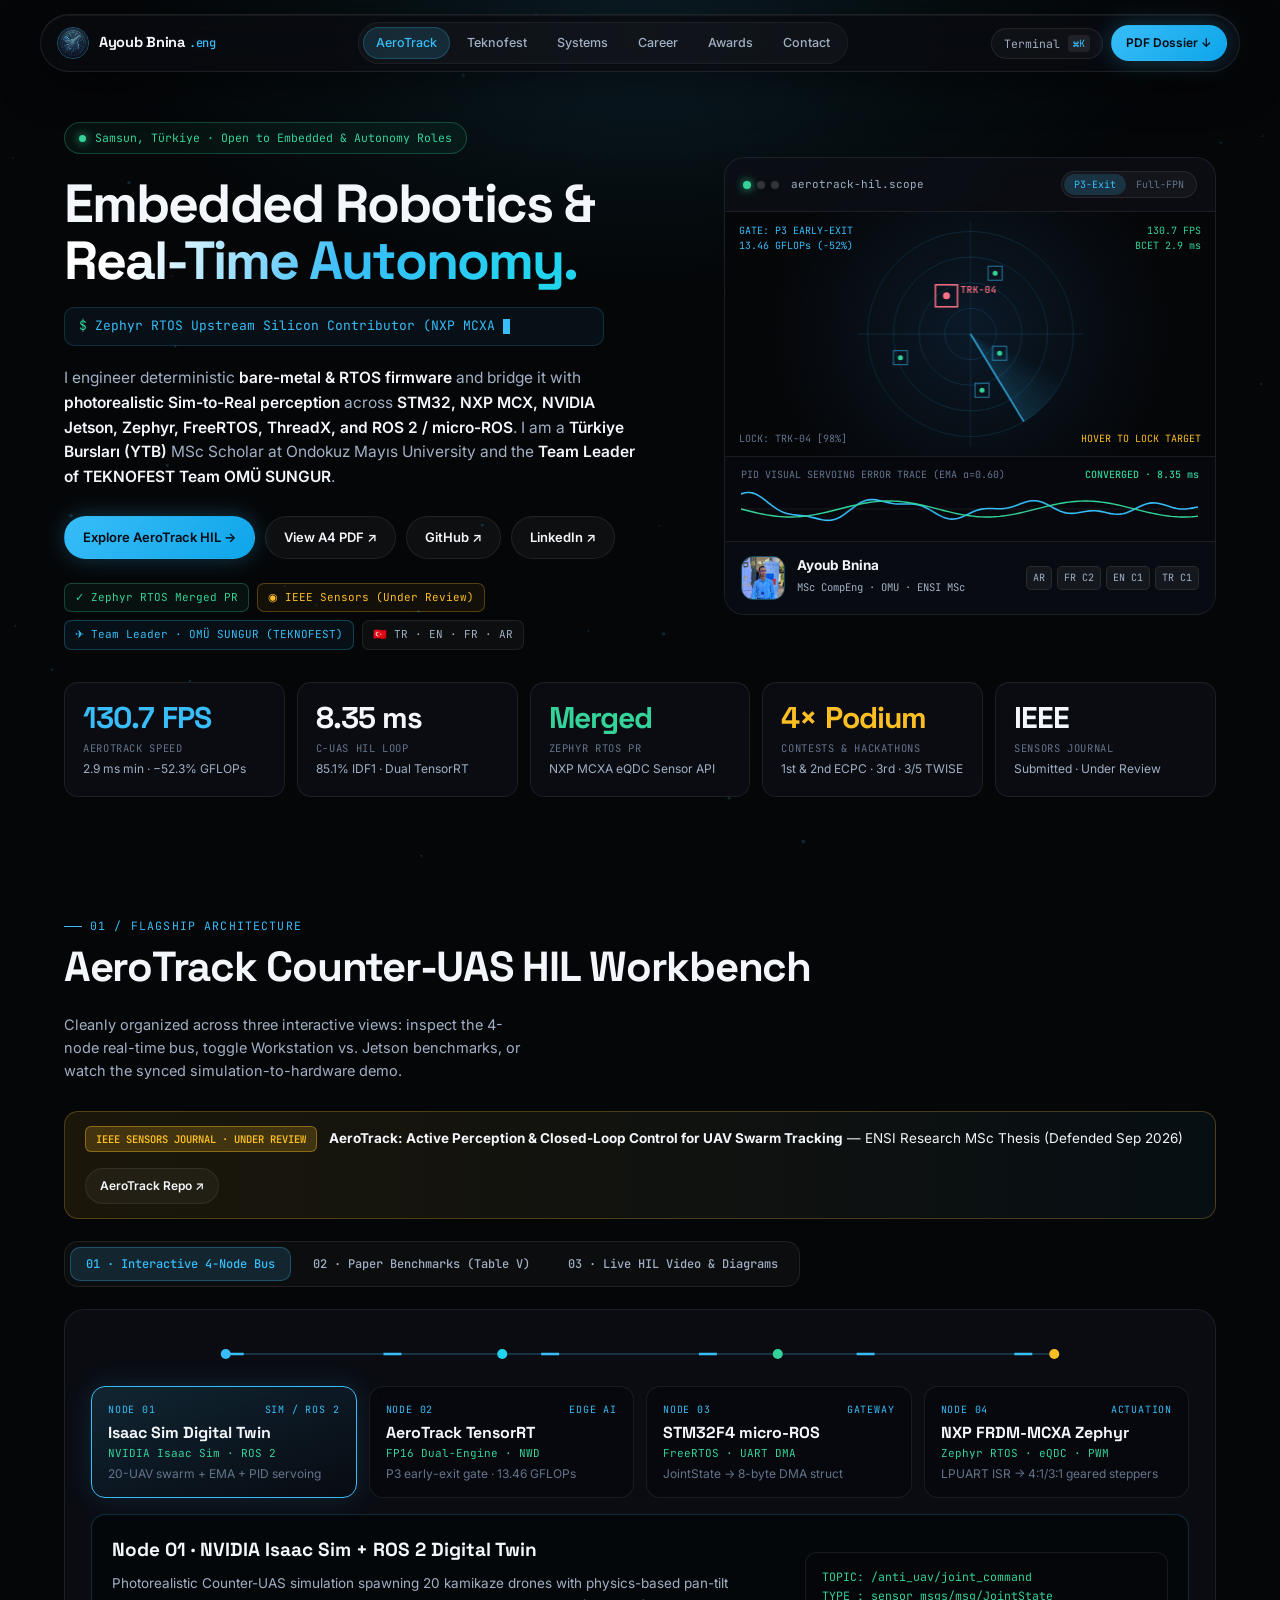
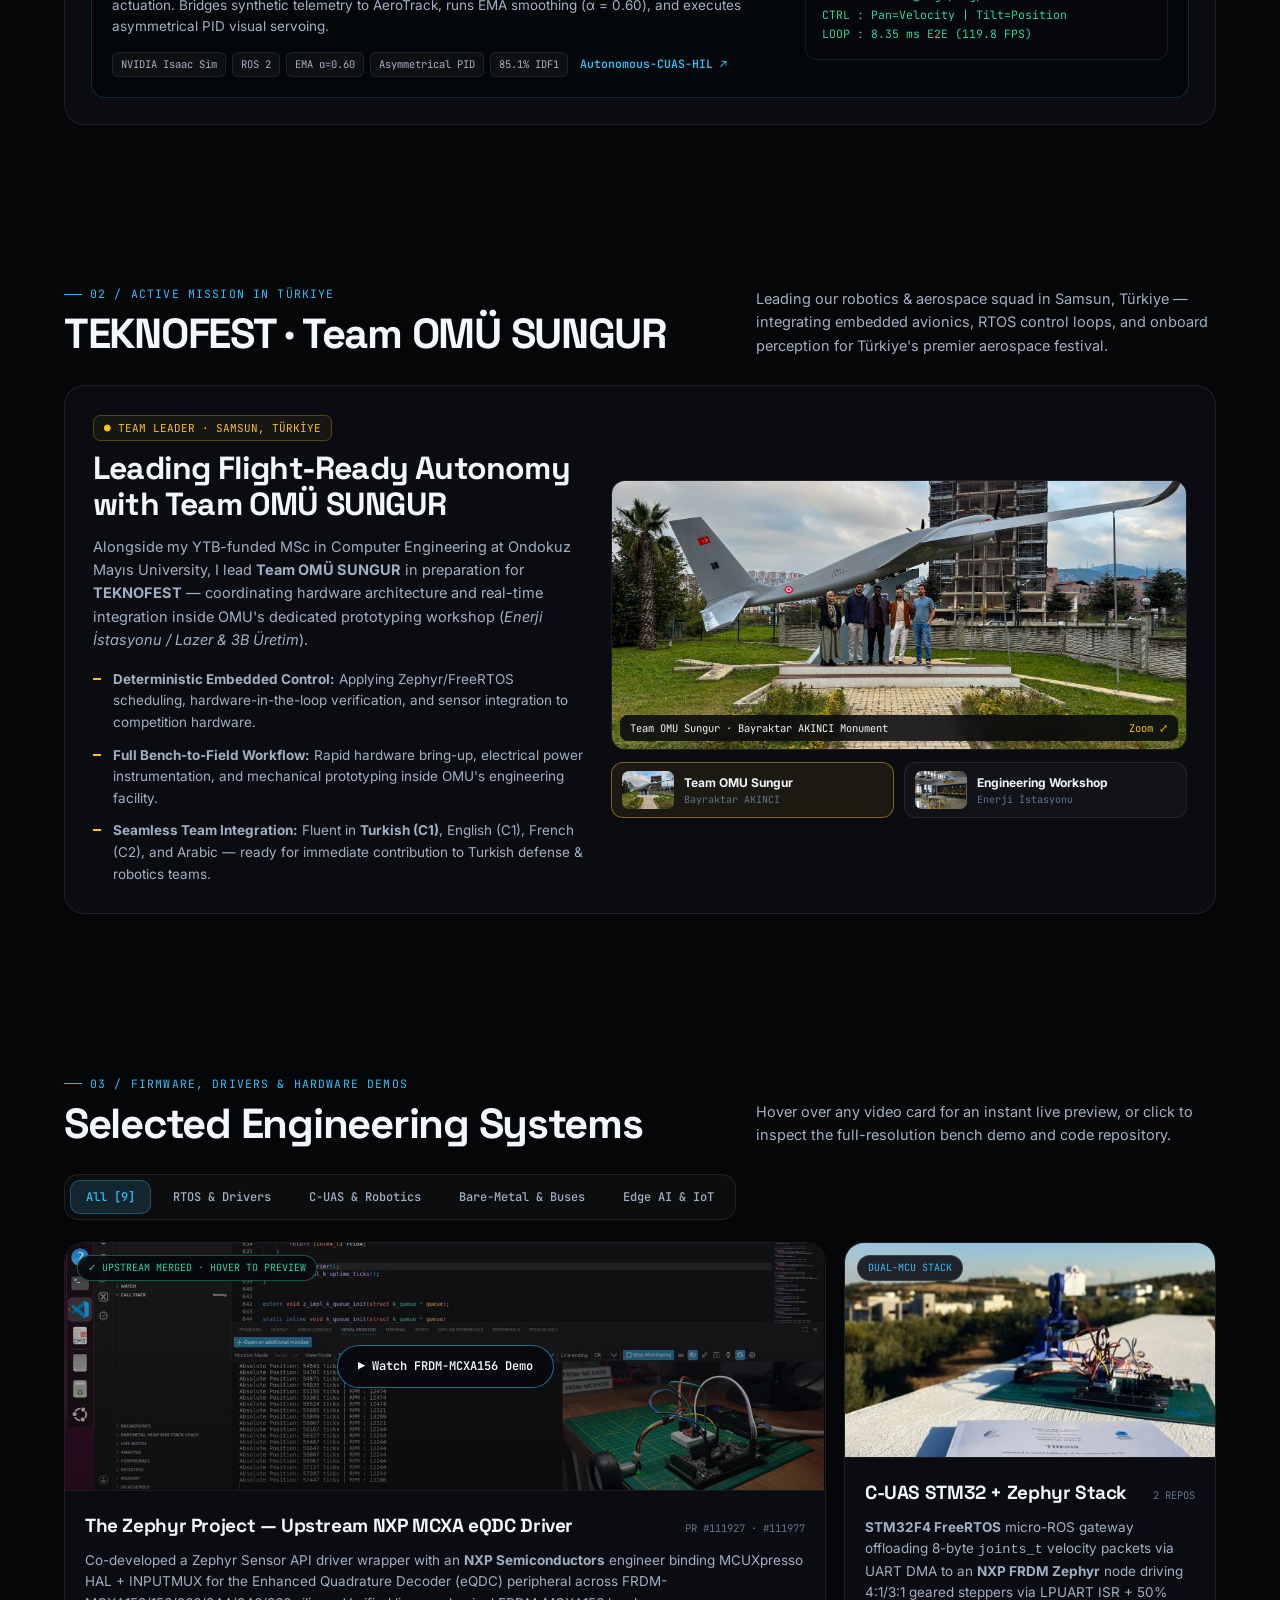
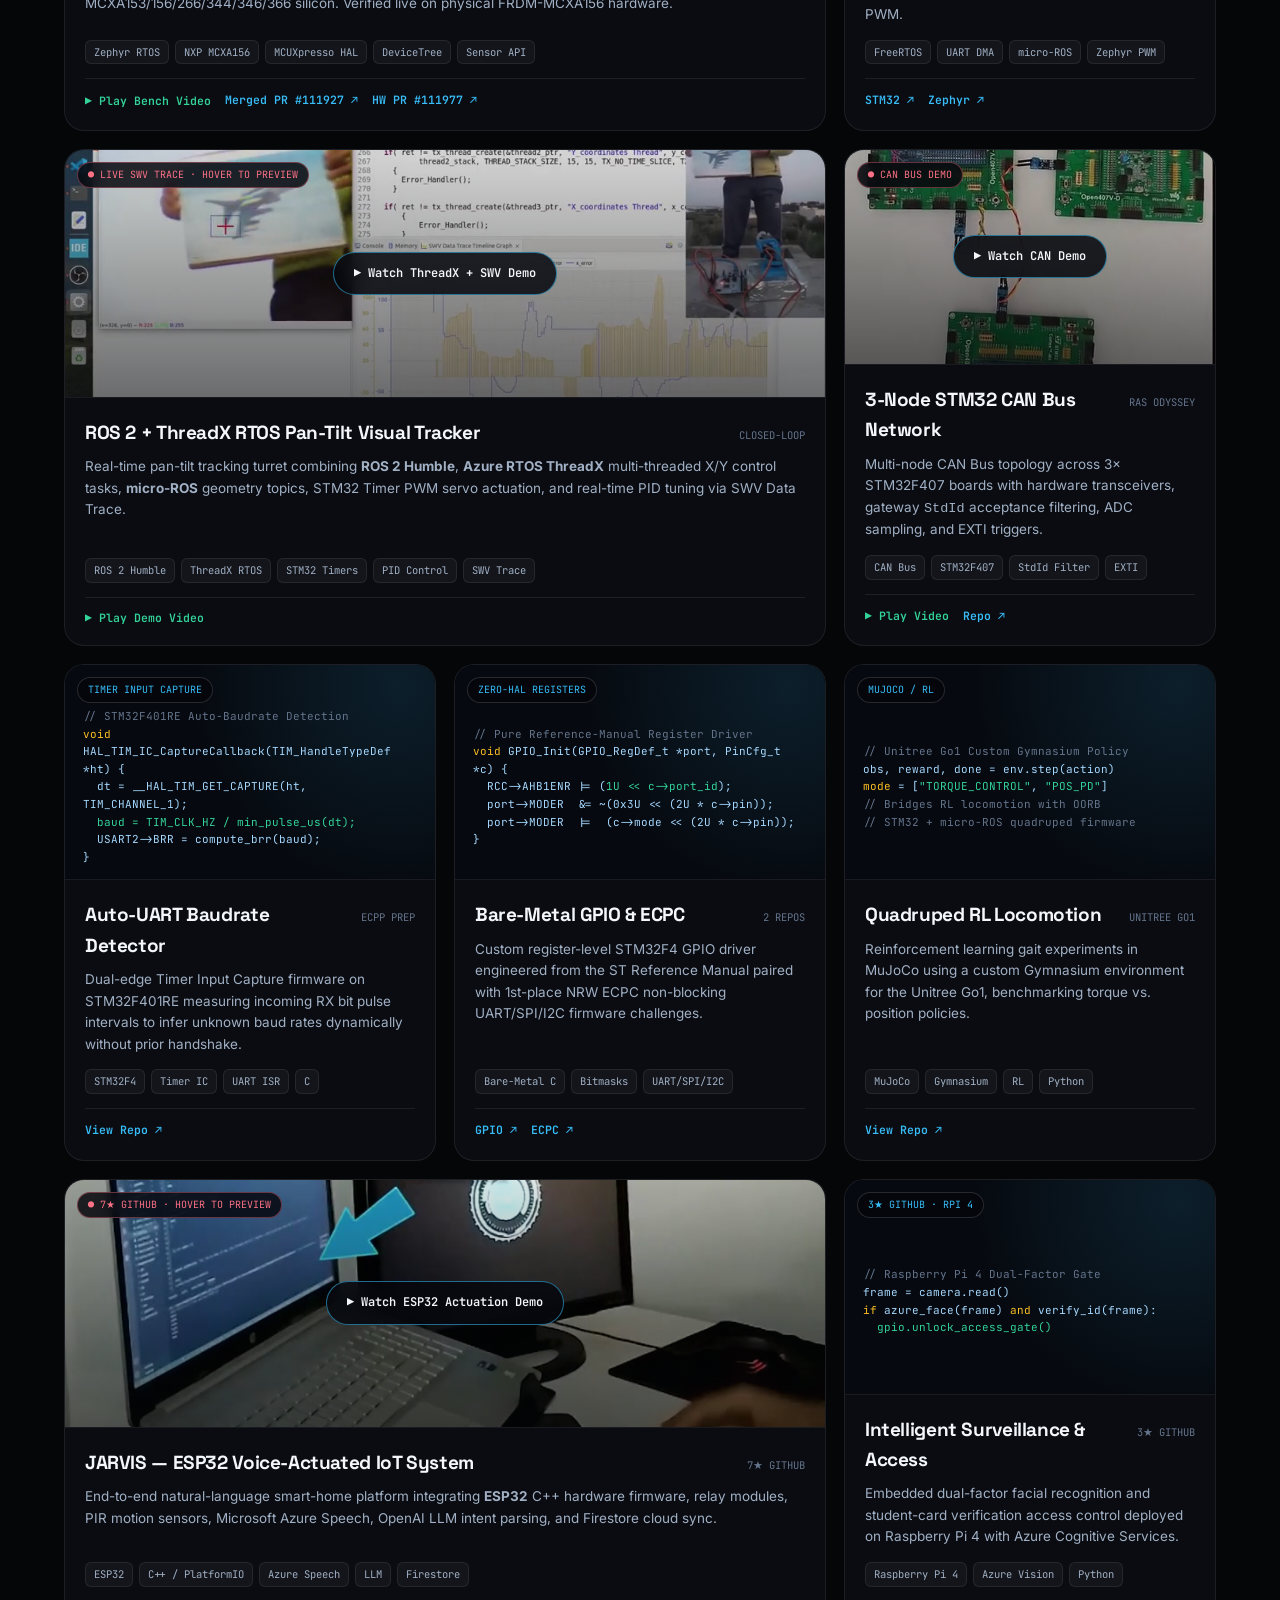
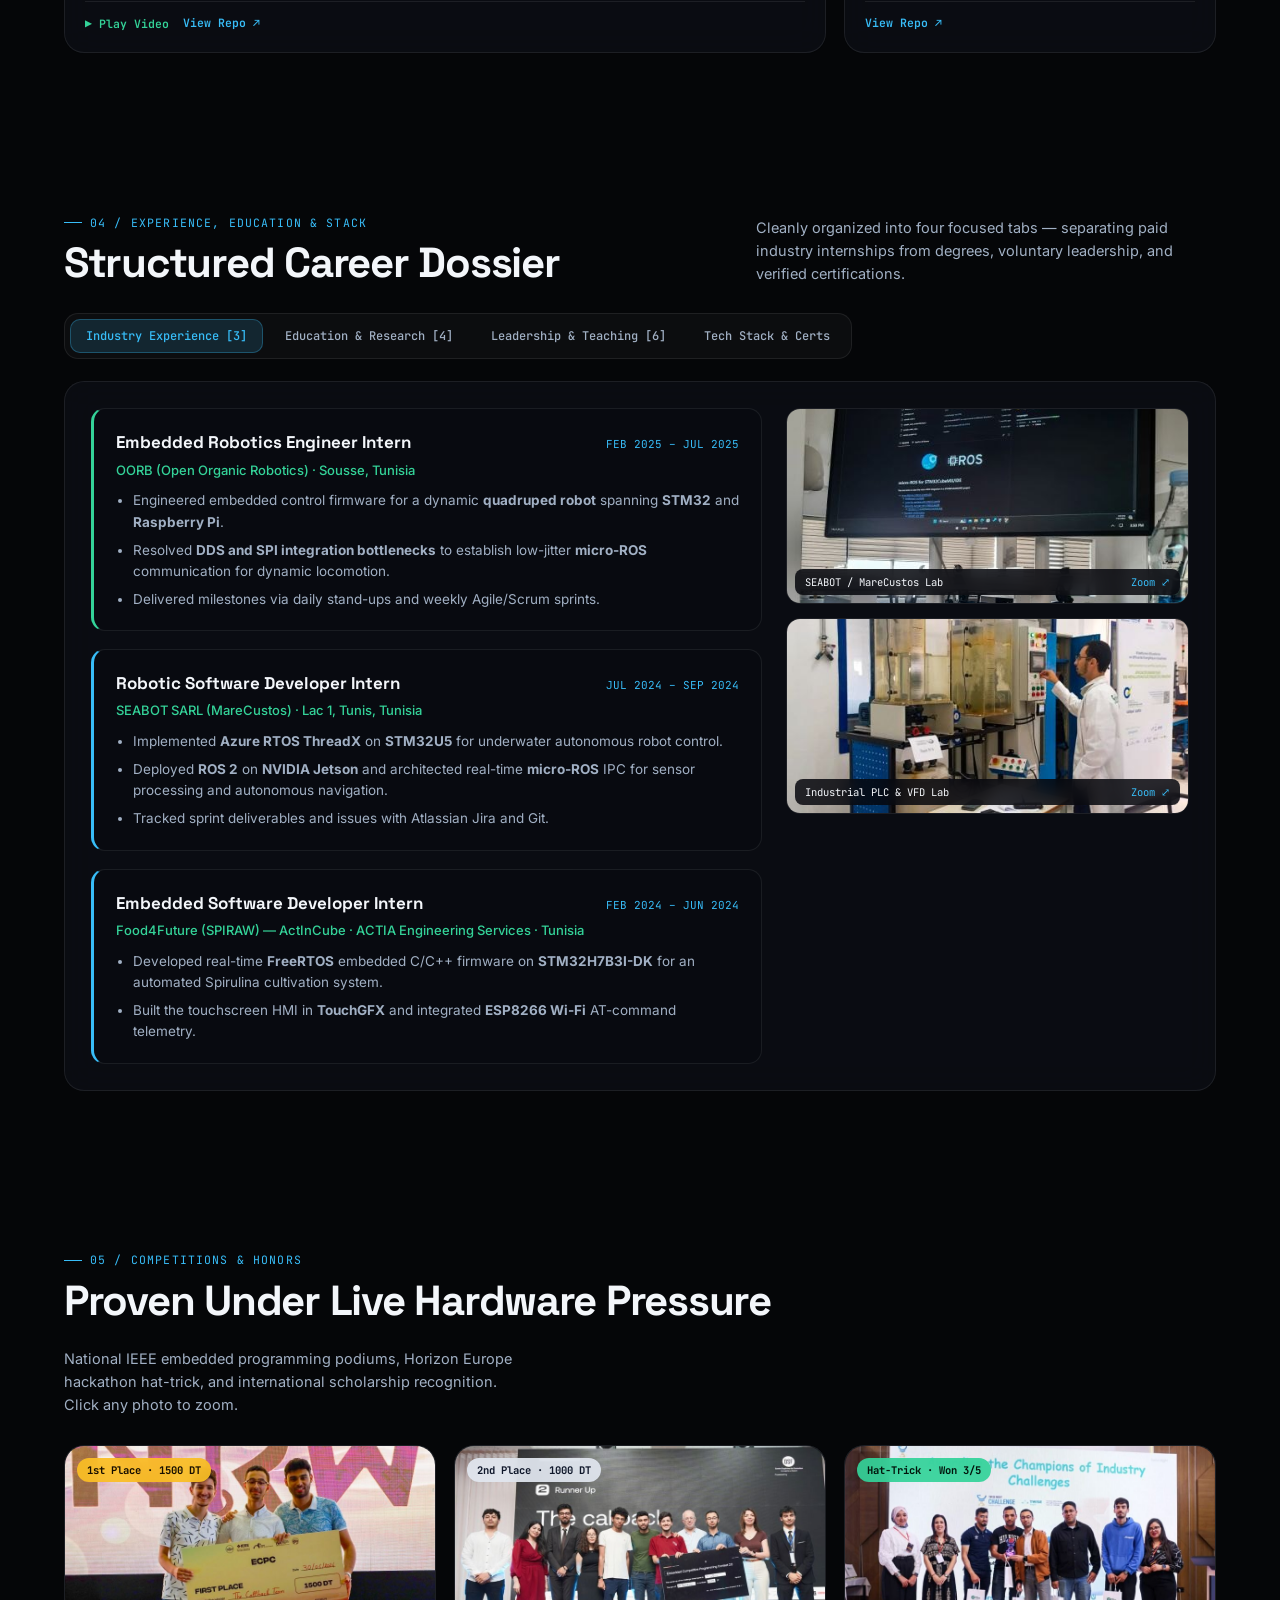
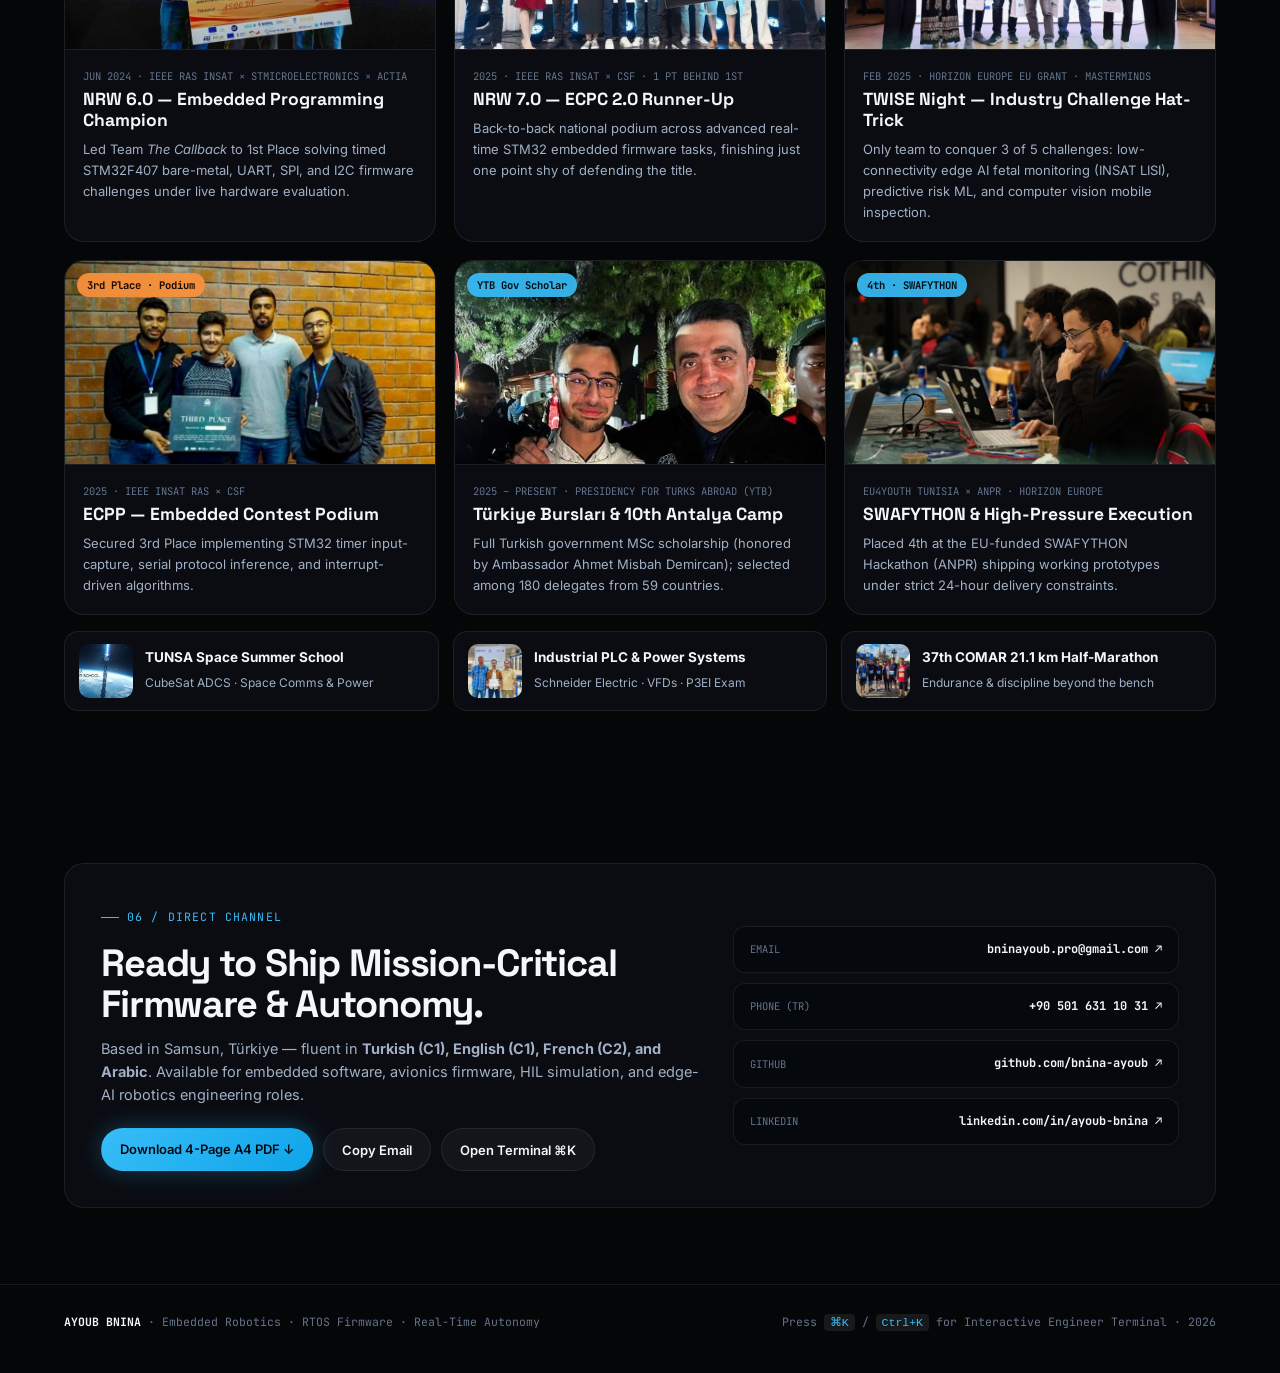
<file: index.html>
<!doctype html>
<html lang="en">
<head>
  <meta charset="utf-8">
  <meta name="viewport" content="width=device-width, initial-scale=1">
  <title>Ayoub Bnina — Embedded Robotics, RTOS Firmware & Real-Time Autonomy</title>
  <meta name="description" content="Dark interactive engineering portfolio of Ayoub Bnina — Embedded Robotics, Zephyr/FreeRTOS/ThreadX Firmware, Counter-UAS HIL Autonomy, ROS 2 / micro-ROS & Edge AI.">
  <link rel="icon" type="image/jpeg" href="assets/images/avatar.jpg">
  <link rel="preconnect" href="https://fonts.googleapis.com">
  <link rel="preconnect" href="https://fonts.gstatic.com" crossorigin>
  <link href="https://fonts.googleapis.com/css2?family=Inter:wght@400;500;600;700&family=JetBrains+Mono:wght@400;500;600;700&family=Space+Grotesk:wght@500;600;700&display=swap" rel="stylesheet">
  <link rel="stylesheet" href="styles.css">
</head>
<body>
  <!-- Subtle Animated Dark Tech Particle Grid -->
  <canvas id="bgCanvas" aria-hidden="true"></canvas>
  <div class="ambient-glow" aria-hidden="true"></div>

  <!-- ================= FLOATING GLASS NAVIGATION DOCK ================= -->
  <header class="nav-shell">
    <div class="nav-dock">
      <a class="nav-brand" href="#top">
        <img class="nav-logo" src="assets/images/avatar.jpg" alt="Ayoub Bnina">
        <div class="nav-title">Ayoub Bnina<span>.eng</span></div>
      </a>

      <nav class="nav-pills" aria-label="Primary Navigation">
        <a href="#aerotrack">AeroTrack</a>
        <a href="#teknofest">Teknofest</a>
        <a href="#systems">Systems</a>
        <a href="#experience">Career</a>
        <a href="#arena">Awards</a>
        <a href="#contact">Contact</a>
      </nav>

      <div class="nav-actions">
        <button class="cmd-trigger" id="openCmdBtn" type="button" title="Open Interactive Engineer Terminal">
          <span>Terminal</span>
          <kbd>⌘K</kbd>
        </button>
        <a class="btn btn-primary btn-sm" href="Ayoub_Bnina_Engineering_Portfolio.pdf" download>PDF Dossier ↓</a>
      </div>
    </div>
  </header>

  <main id="top">
    <!-- ================= HERO & 3D TILT TELEMETRY DECK ================= -->
    <section class="hero">
      <div class="wrap">
        <div class="hero-grid">
          <div>
            <div class="live-pill">
              <span class="dot-live"></span>
              <span>Samsun, Türkiye · Open to Embedded &amp; Autonomy Roles</span>
            </div>

            <h1>
              Embedded Robotics &amp;<br>
              <span class="gradient-text">Real-Time Autonomy.</span>
            </h1>

            <div class="type-line" aria-live="polite">
              <span style="color:var(--emerald)">$</span>
              <span id="typewriter">Zephyr RTOS Upstream Silicon Contributor</span>
              <span class="type-cursor"></span>
            </div>

            <p class="hero-desc">
              I engineer deterministic <strong>bare-metal &amp; RTOS firmware</strong> and bridge it with <strong>photorealistic Sim-to-Real perception</strong> across <strong>STM32, NXP MCX, NVIDIA Jetson, Zephyr, FreeRTOS, ThreadX, and ROS 2 / micro-ROS</strong>. I am a <strong>Türkiye Bursları (YTB)</strong> MSc Scholar at Ondokuz Mayıs University and the <strong>Team Leader of TEKNOFEST Team OMÜ SUNGUR</strong>.
            </p>

            <div class="hero-cta">
              <a class="btn btn-primary" href="#aerotrack">Explore AeroTrack HIL →</a>
              <a class="btn" href="Ayoub_Bnina_Engineering_Portfolio.pdf" target="_blank" rel="noreferrer">View A4 PDF ↗</a>
              <a class="btn" href="https://github.com/bnina-ayoub" target="_blank" rel="noreferrer">GitHub ↗</a>
              <a class="btn" href="https://www.linkedin.com/in/ayoub-bnina" target="_blank" rel="noreferrer">LinkedIn ↗</a>
            </div>

            <div class="hero-trust">
              <span class="pill-tag emerald">✓ Zephyr RTOS Merged PR</span>
              <span class="pill-tag amber">◉ IEEE Sensors (Under Review)</span>
              <span class="pill-tag accent">✈ Team Leader · OMÜ SUNGUR (TEKNOFEST)</span>
              <span class="pill-tag">🇹🇷 TR · EN · FR · AR</span>
            </div>
          </div>

          <!-- RIGHT: 3D TILT INTERACTIVE RADAR + LIVE PID OSCILLOSCOPE -->
          <div class="hud-deck-wrap">
            <div class="bento hud-deck" id="tiltDeck">
              <div class="deck-top">
                <div class="deck-dots">
                  <i></i><i></i><i></i>
                  <span style="margin-left:6px">aerotrack-hil.scope</span>
                </div>
                <div class="deck-mode">
                  <button type="button" class="active" id="modeEarlyExit">P3-Exit</button>
                  <button type="button" id="modeFull">Full-FPN</button>
                </div>
              </div>

              <div class="scope-wrap">
                <canvas id="radarCanvas" aria-label="Interactive Counter-UAS Swarm Radar"></canvas>
                <div class="scope-hud scope-tl">
                  <div id="hudModeLabel">GATE: P3 EARLY-EXIT</div>
                  <div id="hudFlops">13.46 GFLOPs (−52%)</div>
                </div>
                <div class="scope-hud scope-tr">
                  <div id="hudFps">130.7 FPS</div>
                  <div id="hudLat">BCET 2.9 ms</div>
                </div>
                <div class="scope-hud scope-bl">
                  <div id="hudLockId">LOCK: TRK-04 [NWD]</div>
                </div>
                <div class="scope-hud scope-br">
                  <div id="hudCursor">HOVER TO LOCK TARGET</div>
                </div>
              </div>

              <div class="osc-strip">
                <div class="osc-head">
                  <span>PID VISUAL SERVOING ERROR TRACE (EMA α=0.60)</span>
                  <strong>CONVERGED · 8.35 ms</strong>
                </div>
                <canvas id="oscCanvas" aria-hidden="true"></canvas>
              </div>

              <div class="engineer-footer">
                <div class="eng-id">
                  <img class="eng-avatar" src="assets/images/portrait.jpg" alt="Ayoub Bnina">
                  <div>
                    <strong>Ayoub Bnina</strong>
                    <span>MSc CompEng · OMU · ENSI MSc</span>
                  </div>
                </div>
                <div class="lang-badges">
                  <span>AR</span><span>FR C2</span><span>EN C1</span><span>TR C1</span>
                </div>
              </div>
            </div>
          </div>
        </div>

        <!-- ANIMATED COUNT-UP METRICS BENTO BAR -->
        <div class="metrics-bar reveal">
          <div class="bento metric-tile">
            <div class="metric-num accent" data-count="130.7" data-decimals="1" data-suffix=" FPS">130.7 FPS</div>
            <div class="metric-lbl">AeroTrack Speed</div>
            <div class="metric-sub">2.9 ms min · −52.3% GFLOPs</div>
          </div>
          <div class="bento metric-tile">
            <div class="metric-num" data-count="8.35" data-decimals="2" data-suffix=" ms">8.35 ms</div>
            <div class="metric-lbl">C-UAS HIL Loop</div>
            <div class="metric-sub">85.1% IDF1 · Dual TensorRT</div>
          </div>
          <div class="bento metric-tile">
            <div class="metric-num emerald">Merged</div>
            <div class="metric-lbl">Zephyr RTOS PR</div>
            <div class="metric-sub">NXP MCXA eQDC Sensor API</div>
          </div>
          <div class="bento metric-tile">
            <div class="metric-num amber" data-count="4" data-decimals="0" data-suffix="× Podium">4× Podium</div>
            <div class="metric-lbl">Contests &amp; Hackathons</div>
            <div class="metric-sub">1st &amp; 2nd ECPC · 3rd · 3/5 TWISE</div>
          </div>
          <div class="bento metric-tile">
            <div class="metric-num">IEEE</div>
            <div class="metric-lbl">Sensors Journal</div>
            <div class="metric-sub">Submitted · Under Review</div>
          </div>
        </div>
      </div>
    </section>

    <!-- ================= 01 / AEROTRACK INTERACTIVE WORKBENCH ================= -->
    <section class="block" id="aerotrack">
      <div class="wrap">
        <div class="sec-header reveal">
          <div>
            <div class="eyebrow">01 / Flagship Architecture</div>
            <h2>AeroTrack Counter-UAS HIL Workbench</h2>
          </div>
          <p>
            Cleanly organized across three interactive views: inspect the 4-node real-time bus, toggle Workstation vs. Jetson benchmarks, or watch the synced simulation-to-hardware demo.
          </p>
        </div>

        <div class="ieee-strip reveal">
          <div class="ieee-left">
            <span class="badge-amber">IEEE SENSORS JOURNAL · UNDER REVIEW</span>
            <span><strong>AeroTrack: Active Perception &amp; Closed-Loop Control for UAV Swarm Tracking</strong> — ENSI Research MSc Thesis (Defended Sep 2026)</span>
          </div>
          <a class="btn btn-sm" href="https://github.com/bnina-ayoub/AeroTrack" target="_blank" rel="noreferrer">AeroTrack Repo ↗</a>
        </div>

        <!-- ORGANIZED WORKBENCH TABS -->
        <div class="tab-bar reveal" data-tab-group="aerotrack">
          <button class="tab-btn active" type="button" data-tab="arch">01 · Interactive 4-Node Bus</button>
          <button class="tab-btn" type="button" data-tab="bench">02 · Paper Benchmarks (Table V)</button>
          <button class="tab-btn" type="button" data-tab="media">03 · Live HIL Video &amp; Diagrams</button>
        </div>

        <div class="bento workbench reveal">
          <!-- TAB 1: INTERACTIVE 4-NODE SIGNAL CHAIN -->
          <div class="tab-panel active" data-panel="aerotrack:arch">
            <div class="bus-svg-wrap" aria-hidden="true">
              <svg class="bus-svg" viewBox="0 0 1100 36" preserveAspectRatio="none">
                <path class="bus-line" d="M 135 18 L 965 18"/>
                <path class="bus-pulse" d="M 135 18 L 965 18"/>
                <circle cx="135" cy="18" r="5" fill="#38bdf8"/>
                <circle cx="412" cy="18" r="5" fill="#22d3ee"/>
                <circle cx="688" cy="18" r="5" fill="#34d399"/>
                <circle cx="965" cy="18" r="5" fill="#fbbf24"/>
              </svg>
            </div>

            <div class="hil-grid" id="hilNodes">
              <button class="hil-chip active" type="button" data-node="0">
                <div class="step"><span>NODE 01</span><span>SIM / ROS 2</span></div>
                <strong>Isaac Sim Digital Twin</strong>
                <div class="hw">NVIDIA Isaac Sim · ROS 2</div>
                <div class="sub">20-UAV swarm + EMA + PID servoing</div>
              </button>
              <button class="hil-chip" type="button" data-node="1">
                <div class="step"><span>NODE 02</span><span>EDGE AI</span></div>
                <strong>AeroTrack TensorRT</strong>
                <div class="hw">FP16 Dual-Engine · NWD</div>
                <div class="sub">P3 early-exit gate · 13.46 GFLOPs</div>
              </button>
              <button class="hil-chip" type="button" data-node="2">
                <div class="step"><span>NODE 03</span><span>GATEWAY</span></div>
                <strong>STM32F4 micro-ROS</strong>
                <div class="hw">FreeRTOS · UART DMA</div>
                <div class="sub">JointState → 8-byte DMA struct</div>
              </button>
              <button class="hil-chip" type="button" data-node="3">
                <div class="step"><span>NODE 04</span><span>ACTUATION</span></div>
                <strong>NXP FRDM-MCXA Zephyr</strong>
                <div class="hw">Zephyr RTOS · eQDC · PWM</div>
                <div class="sub">LPUART ISR → 4:1/3:1 geared steppers</div>
              </button>
            </div>

            <div class="hil-detail" id="hilInspector"></div>
          </div>

          <!-- TAB 2: ANIMATED BENCHMARKS -->
          <div class="tab-panel" data-panel="aerotrack:bench">
            <div style="display:flex;justify-content:space-between;align-items:center;flex-wrap:wrap;gap:12px;margin-bottom:18px">
              <div>
                <h3 style="font-family:var(--font-display);margin:0;font-size:20px">Quantified Latency, Throughput &amp; Energy Gains</h3>
                <span style="font-size:13px;color:var(--text-2)">Switch hardware profiles to compare Baseline vs. AeroTrack P3 Early-Exit + NWD.</span>
              </div>
              <div class="deck-mode" id="benchToggle">
                <button type="button" class="active" data-target="workstation">Workstation RTX</button>
                <button type="button" data-target="jetson">NVIDIA Jetson Edge</button>
              </div>
            </div>

            <div class="bench-grid">
              <div>
                <table class="bench-table" id="benchTable"></table>
              </div>
              <div class="bars-stack" id="benchGains"></div>
            </div>
          </div>

          <!-- TAB 3: LIVE HIL VIDEO & ARCHITECTURE FIGURES -->
          <div class="tab-panel" data-panel="aerotrack:media">
            <div class="media-split">
              <div class="video-stage hover-play-box" data-video-src="assets/videos/aerotrack-demo.mp4" data-lightbox-video="assets/videos/aerotrack-demo.mp4" data-lightbox-title="AeroTrack Counter-UAS Hardware-in-the-Loop Demo" data-lightbox-caption="20-UAV swarm tracking in NVIDIA Isaac Sim (top-left), photorealistic pan-tilt digital twin (center), and physical STM32 + NXP FRDM turret synced in real time (bottom-right).">
                <img src="assets/images/posters/aerotrack-demo.jpg" alt="AeroTrack HIL Live Demo">
                <video class="hover-video" muted loop playsinline preload="none"></video>
                <div class="play-glass">
                  <span class="play-pill">▶ Watch Full HD HIL Demo (41s)</span>
                </div>
              </div>

              <div class="side-figs">
                <div class="fig-tile contain" data-lightbox-img="assets/images/aerotrack-arch.png" data-lightbox-title="AeroTrack P3 Dynamic Early-Exit Architecture" data-lightbox-caption="YOLOX CSP-ECA backbone with P3/stride8 early-exit head and routing gate reducing compute from 28.24 to 13.46 GFLOPs on clear/confident frames.">
                  <img src="assets/images/aerotrack-arch.png" alt="AeroTrack Paper Diagram">
                  <div class="fig-label"><span>Paper Architecture Diagram</span><span style="color:var(--accent)">Zoom ⤢</span></div>
                </div>
                <div class="fig-tile dark" data-lightbox-img="assets/images/aerotrack-hardware-thesis.jpg" data-lightbox-title="Physical C-UAS Turret &amp; ENSI Research Master's Thesis" data-lightbox-caption="Physical 3D-printed pan-tilt turret, STM32 + NXP FRDM boards, and defended ENSI Research MSc Thesis.">
                  <img src="assets/images/aerotrack-hardware-thesis.jpg" alt="Physical Turret and Thesis">
                  <div class="fig-label"><span>Physical Rig + Defended Thesis</span><span style="color:var(--accent)">Zoom ⤢</span></div>
                </div>
              </div>
            </div>
          </div>
        </div>
      </div>
    </section>

    <!-- ================= 02 / ACTIVE MISSION: TEKNOFEST ================= -->
    <section class="block" id="teknofest">
      <div class="wrap">
        <div class="sec-header reveal">
          <div>
            <div class="eyebrow">02 / Active Mission in Türkiye</div>
            <h2>TEKNOFEST · Team OMÜ SUNGUR</h2>
          </div>
          <p>
            Leading our robotics &amp; aerospace squad in Samsun, Türkiye — integrating embedded avionics, RTOS control loops, and onboard perception for Türkiye's premier aerospace festival.
          </p>
        </div>

        <div class="bento mission-bento reveal">
          <div>
            <span class="pill-tag amber">● TEAM LEADER · SAMSUN, TÜRKİYE</span>
            <h3>Leading Flight-Ready Autonomy with Team OMÜ SUNGUR</h3>
            <p>
              Alongside my YTB-funded MSc in Computer Engineering at Ondokuz Mayıs University, I lead <strong>Team OMÜ SUNGUR</strong> in preparation for <strong>TEKNOFEST</strong> — coordinating hardware architecture and real-time integration inside OMU's dedicated prototyping workshop (<em>Enerji İstasyonu / Lazer &amp; 3B Üretim</em>).
            </p>
            <ul class="clean-list">
              <li><strong>Deterministic Embedded Control:</strong> Applying Zephyr/FreeRTOS scheduling, hardware-in-the-loop verification, and sensor integration to competition hardware.</li>
              <li><strong>Full Bench-to-Field Workflow:</strong> Rapid hardware bring-up, electrical power instrumentation, and mechanical prototyping inside OMU's engineering facility.</li>
              <li><strong>Seamless Team Integration:</strong> Fluent in <strong>Turkish (C1)</strong>, English (C1), French (C2), and Arabic — ready for immediate contribution to Turkish defense &amp; robotics teams.</li>
            </ul>
          </div>

          <div class="mission-gallery">
            <div class="gallery-main" id="tfMainPhoto" data-lightbox-img="assets/images/teknofest-akinci.jpg" data-lightbox-title="TEKNOFEST Team OMU Sungur — Bayraktar AKINCI" data-lightbox-caption="Team OMU Sungur standing beneath the Baykar Bayraktar AKINCI UCAV monument while preparing our autonomous systems stack for TEKNOFEST.">
              <img id="tfMainImg" src="assets/images/teknofest-akinci.jpg" alt="Team OMU Sungur beneath Bayraktar AKINCI">
              <div class="fig-label"><span id="tfMainLabel">Team OMU Sungur · Bayraktar AKINCI Monument</span><span style="color:var(--amber)">Zoom ⤢</span></div>
            </div>
            <div class="gallery-switcher" id="tfSwitcher">
              <button class="switch-card active" type="button" data-img="assets/images/teknofest-akinci.jpg" data-label="Team OMU Sungur · Bayraktar AKINCI Monument" data-title="TEKNOFEST Team OMU Sungur — Bayraktar AKINCI" data-caption="Team OMU Sungur standing beneath the Baykar Bayraktar AKINCI UCAV monument in Türkiye.">
                <img src="assets/images/teknofest-akinci.jpg" alt="Team Photo">
                <div><strong>Team OMU Sungur</strong><span>Bayraktar AKINCI</span></div>
              </button>
              <button class="switch-card" type="button" data-img="assets/images/teknofest-workshop.jpg" data-label="OMU Workshop · Enerji İstasyonu & 3B Üretim" data-title="OMU Engineering Workshop — Enerji İstasyonu" data-caption="Dedicated electronics bench, power instrumentation, and laser/3D fabrication lab for TEKNOFEST prototyping.">
                <img src="assets/images/teknofest-workshop.jpg" alt="Workshop Space">
                <div><strong>Engineering Workshop</strong><span>Enerji İstasyonu</span></div>
              </button>
            </div>
          </div>
        </div>
      </div>
    </section>

    <!-- ================= 03 / INTERACTIVE SYSTEMS & LIVE VIDEO SHOWCASE ================= -->
    <section class="block" id="systems">
      <div class="wrap">
        <div class="sec-header reveal">
          <div>
            <div class="eyebrow">03 / Firmware, Drivers &amp; Hardware Demos</div>
            <h2>Selected Engineering Systems</h2>
          </div>
          <p>
            Hover over any video card for an instant live preview, or click to inspect the full-resolution bench demo and code repository.
          </p>
        </div>

        <div class="tab-bar reveal" id="projectFilters">
          <button class="tab-btn active" type="button" data-filter="all">All [9]</button>
          <button class="tab-btn" type="button" data-filter="rtos">RTOS &amp; Drivers</button>
          <button class="tab-btn" type="button" data-filter="cuas">C-UAS &amp; Robotics</button>
          <button class="tab-btn" type="button" data-filter="protocols">Bare-Metal &amp; Buses</button>
          <button class="tab-btn" type="button" data-filter="edge">Edge AI &amp; IoT</button>
        </div>

        <div class="systems-grid" id="systemsGrid">
          <!-- 01: ZEPHYR UPSTREAM -->
          <article class="bento sys-card span-2 reveal" data-cat="rtos protocols">
            <div class="sys-media hover-play-box" data-video-src="assets/videos/eqdc-demo.mp4" data-lightbox-video="assets/videos/eqdc-demo.mp4" data-lightbox-title="Upstream Zephyr RTOS — NXP MCXA eQDC Hardware Demo" data-lightbox-caption="Physical FRDM-MCXA156 streaming 12,500+ RPM and absolute encoder position through the co-developed Zephyr Sensor API eQDC driver.">
              <span class="media-badge emerald">✓ UPSTREAM MERGED · HOVER TO PREVIEW</span>
              <img src="assets/images/posters/eqdc-demo.jpg" alt="Zephyr NXP MCXA eQDC Demo" style="object-position:center 85%">
              <video class="hover-video" muted loop playsinline preload="none"></video>
              <div class="play-glass"><span class="play-pill">▶ Watch FRDM-MCXA156 Demo</span></div>
            </div>
            <div class="sys-content">
              <div class="sys-meta-row">
                <h3>The Zephyr Project — Upstream NXP MCXA eQDC Driver</h3>
                <span class="sys-ref">PR #111927 · #111977</span>
              </div>
              <p>
                Co-developed a Zephyr Sensor API driver wrapper with an <strong>NXP Semiconductors</strong> engineer binding MCUXpresso HAL + INPUTMUX for the Enhanced Quadrature Decoder (eQDC) peripheral across FRDM-MCXA153/156/266/344/346/366 silicon. Verified live on physical FRDM-MCXA156 hardware.
              </p>
              <div class="tags">
                <span class="tag">Zephyr RTOS</span><span class="tag">NXP MCXA156</span><span class="tag">MCUXpresso HAL</span><span class="tag">DeviceTree</span><span class="tag">Sensor API</span>
              </div>
              <div class="sys-foot">
                <button class="text-link emerald" type="button" data-lightbox-video="assets/videos/eqdc-demo.mp4" data-lightbox-title="Zephyr eQDC Bench Demo" data-lightbox-caption="Real-time RPM & absolute encoder ticks on FRDM-MCXA156.">▶ Play Bench Video</button>
                <a class="text-link" href="https://github.com/zephyrproject-rtos/zephyr/pull/111927" target="_blank" rel="noreferrer">Merged PR #111927 ↗</a>
                <a class="text-link" href="https://github.com/zephyrproject-rtos/zephyr/pull/111977" target="_blank" rel="noreferrer">HW PR #111977 ↗</a>
              </div>
            </div>
          </article>

          <!-- 02: C-UAS DUAL MCU -->
          <article class="bento sys-card reveal" data-cat="rtos cuas">
            <div class="sys-media" data-lightbox-img="assets/images/aerotrack-hardware-thesis.jpg" data-lightbox-title="C-UAS Dual-MCU Actuation Stack" data-lightbox-caption="STM32F4 FreeRTOS micro-ROS client streaming 8-byte velocity structs via UART DMA to NXP FRDM Zephyr RTOS stepper actuation node.">
              <span class="media-badge">DUAL-MCU STACK</span>
              <img src="assets/images/aerotrack-hardware-thesis.jpg" alt="C-UAS Turret Rig" style="object-position:center 62%">
            </div>
            <div class="sys-content">
              <div class="sys-meta-row">
                <h3>C-UAS STM32 + Zephyr Stack</h3>
                <span class="sys-ref">2 REPOS</span>
              </div>
              <p>
                <strong>STM32F4 FreeRTOS</strong> micro-ROS gateway offloading 8-byte <code>joints_t</code> velocity packets via UART DMA to an <strong>NXP FRDM Zephyr</strong> node driving 4:1/3:1 geared steppers via LPUART ISR + 50% PWM.
              </p>
              <div class="tags">
                <span class="tag">FreeRTOS</span><span class="tag">UART DMA</span><span class="tag">micro-ROS</span><span class="tag">Zephyr PWM</span>
              </div>
              <div class="sys-foot">
                <a class="text-link" href="https://github.com/bnina-ayoub/CUAS-Actuation-STM32" target="_blank" rel="noreferrer">STM32 ↗</a>
                <a class="text-link" href="https://github.com/bnina-ayoub/CUAS-Gateway-Zephyr" target="_blank" rel="noreferrer">Zephyr ↗</a>
              </div>
            </div>
          </article>

          <!-- 03: ROS 2 + THREADX PAN-TILT -->
          <article class="bento sys-card span-2 reveal" data-cat="rtos cuas">
            <div class="sys-media hover-play-box" data-video-src="assets/videos/pantilt-demo.mp4" data-lightbox-video="assets/videos/pantilt-demo.mp4" data-lightbox-title="ROS 2 Humble + ThreadX RTOS Pan-Tilt Aircraft Tracker" data-lightbox-caption="YOLO visual lock on fighter jet target, Azure ThreadX X/Y threads on STM32, live SWV Data Trace error curves, and outdoor pan-tilt turret actuation.">
              <span class="media-badge live">● LIVE SWV TRACE · HOVER TO PREVIEW</span>
              <img src="assets/images/posters/pantilt-demo.jpg" alt="ROS 2 ThreadX Pan-Tilt Demo">
              <video class="hover-video" muted loop playsinline preload="none"></video>
              <div class="play-glass"><span class="play-pill">▶ Watch ThreadX + SWV Demo</span></div>
            </div>
            <div class="sys-content">
              <div class="sys-meta-row">
                <h3>ROS 2 + ThreadX RTOS Pan-Tilt Visual Tracker</h3>
                <span class="sys-ref">CLOSED-LOOP</span>
              </div>
              <p>
                Real-time pan-tilt tracking turret combining <strong>ROS 2 Humble</strong>, <strong>Azure RTOS ThreadX</strong> multi-threaded X/Y control tasks, <strong>micro-ROS</strong> geometry topics, STM32 Timer PWM servo actuation, and real-time PID tuning via SWV Data Trace.
              </p>
              <div class="tags">
                <span class="tag">ROS 2 Humble</span><span class="tag">ThreadX RTOS</span><span class="tag">STM32 Timers</span><span class="tag">PID Control</span><span class="tag">SWV Trace</span>
              </div>
              <div class="sys-foot">
                <button class="text-link emerald" type="button" data-lightbox-video="assets/videos/pantilt-demo.mp4" data-lightbox-title="ROS 2 + ThreadX Pan-Tilt Demo" data-lightbox-caption="Live SWV error timeline & outdoor turret tracking.">▶ Play Demo Video</button>
              </div>
            </div>
          </article>

          <!-- 04: 3-NODE CAN BUS -->
          <article class="bento sys-card reveal" data-cat="protocols rtos">
            <div class="sys-media hover-play-box" data-video-src="assets/videos/canbus-demo.mp4" data-lightbox-video="assets/videos/canbus-demo.mp4" data-lightbox-title="3-Node STM32F407 CAN Bus Gateway Network" data-lightbox-caption="Three Open407V-D STM32F407 boards networked over twisted-pair CAN transceivers with StdId filtering, ADC potentiometers, EXTI interrupts, and Live Expressions.">
              <span class="media-badge live">● CAN BUS DEMO</span>
              <img src="assets/images/posters/canbus-demo.jpg" alt="STM32 CAN Bus Demo" style="object-position:center 38%">
              <video class="hover-video" muted loop playsinline preload="none"></video>
              <div class="play-glass"><span class="play-pill">▶ Watch CAN Demo</span></div>
            </div>
            <div class="sys-content">
              <div class="sys-meta-row">
                <h3>3-Node STM32 CAN Bus Network</h3>
                <span class="sys-ref">RAS ODYSSEY</span>
              </div>
              <p>
                Multi-node CAN Bus topology across 3× STM32F407 boards with hardware transceivers, gateway <code>StdId</code> acceptance filtering, ADC sampling, and EXTI triggers.
              </p>
              <div class="tags">
                <span class="tag">CAN Bus</span><span class="tag">STM32F407</span><span class="tag">StdId Filter</span><span class="tag">EXTI</span>
              </div>
              <div class="sys-foot">
                <button class="text-link emerald" type="button" data-lightbox-video="assets/videos/canbus-demo.mp4" data-lightbox-title="STM32 CAN Bus Demo" data-lightbox-caption="3-node hardware CAN bus test.">▶ Play Video</button>
                <a class="text-link" href="https://github.com/bnina-ayoub/canbus_project" target="_blank" rel="noreferrer">Repo ↗</a>
              </div>
            </div>
          </article>

          <!-- 05: AUTO UART BAUDRATE -->
          <article class="bento sys-card reveal" data-cat="protocols">
            <div class="sys-media" style="cursor:default">
              <span class="media-badge">TIMER INPUT CAPTURE</span>
              <div class="code-card-bg">
<pre><span class="cm">// STM32F401RE Auto-Baudrate Detection</span>
<span class="kw">void</span> HAL_TIM_IC_CaptureCallback(TIM_HandleTypeDef *ht) {
  dt = __HAL_TIM_GET_CAPTURE(ht, TIM_CHANNEL_1);
  <span class="ok">baud = TIM_CLK_HZ / min_pulse_us(dt);</span>
  USART2-&gt;BRR = compute_brr(baud);
}</pre>
              </div>
            </div>
            <div class="sys-content">
              <div class="sys-meta-row">
                <h3>Auto-UART Baudrate Detector</h3>
                <span class="sys-ref">ECPP PREP</span>
              </div>
              <p>
                Dual-edge Timer Input Capture firmware on STM32F401RE measuring incoming RX bit pulse intervals to infer unknown baud rates dynamically without prior handshake.
              </p>
              <div class="tags">
                <span class="tag">STM32F4</span><span class="tag">Timer IC</span><span class="tag">UART ISR</span><span class="tag">C</span>
              </div>
              <div class="sys-foot">
                <a class="text-link" href="https://github.com/bnina-ayoub/ECPP-Auto-UART-Baudrate-Detector" target="_blank" rel="noreferrer">View Repo ↗</a>
              </div>
            </div>
          </article>

          <!-- 06: BARE METAL GPIO & ECPC -->
          <article class="bento sys-card reveal" data-cat="protocols">
            <div class="sys-media" style="cursor:default">
              <span class="media-badge">ZERO-HAL REGISTERS</span>
              <div class="code-card-bg">
<pre><span class="cm">// Pure Reference-Manual Register Driver</span>
<span class="kw">void</span> GPIO_Init(GPIO_RegDef_t *port, PinCfg_t *c) {
  RCC-&gt;AHB1ENR |= (<span class="ok">1U &lt;&lt; c-&gt;port_id</span>);
  port-&gt;MODER  &amp;= ~(0x3U &lt;&lt; (2U * c-&gt;pin));
  port-&gt;MODER  |=  (c-&gt;mode &lt;&lt; (2U * c-&gt;pin));
}</pre>
              </div>
            </div>
            <div class="sys-content">
              <div class="sys-meta-row">
                <h3>Bare-Metal GPIO &amp; ECPC</h3>
                <span class="sys-ref">2 REPOS</span>
              </div>
              <p>
                Custom register-level STM32F4 GPIO driver engineered from the ST Reference Manual paired with 1st-place NRW ECPC non-blocking UART/SPI/I2C firmware challenges.
              </p>
              <div class="tags">
                <span class="tag">Bare-Metal C</span><span class="tag">Bitmasks</span><span class="tag">UART/SPI/I2C</span>
              </div>
              <div class="sys-foot">
                <a class="text-link" href="https://github.com/bnina-ayoub/stm32f4_gpio_driver" target="_blank" rel="noreferrer">GPIO ↗</a>
                <a class="text-link" href="https://github.com/bnina-ayoub/embedded-problem-solving-challenges" target="_blank" rel="noreferrer">ECPC ↗</a>
              </div>
            </div>
          </article>

          <!-- 07: QUADRUPED RL -->
          <article class="bento sys-card reveal" data-cat="cuas edge">
            <div class="sys-media" style="cursor:default">
              <span class="media-badge">MUJOCO / RL</span>
              <div class="code-card-bg">
<pre><span class="cm">// Unitree Go1 Custom Gymnasium Policy</span>
obs, reward, done = env.step(action)
<span class="kw">mode</span> = [<span class="ok">"TORQUE_CONTROL"</span>, <span class="ok">"POS_PD"</span>]
<span class="cm">// Bridges RL locomotion with OORB</span>
<span class="cm">// STM32 + micro-ROS quadruped firmware</span></pre>
              </div>
            </div>
            <div class="sys-content">
              <div class="sys-meta-row">
                <h3>Quadruped RL Locomotion</h3>
                <span class="sys-ref">UNITREE GO1</span>
              </div>
              <p>
                Reinforcement learning gait experiments in MuJoCo using a custom Gymnasium environment for the Unitree Go1, benchmarking torque vs. position policies.
              </p>
              <div class="tags">
                <span class="tag">MuJoCo</span><span class="tag">Gymnasium</span><span class="tag">RL</span><span class="tag">Python</span>
              </div>
              <div class="sys-foot">
                <a class="text-link" href="https://github.com/bnina-ayoub/quadruped-rl-locomotion" target="_blank" rel="noreferrer">View Repo ↗</a>
              </div>
            </div>
          </article>

          <!-- 08: JARVIS ESP32 -->
          <article class="bento sys-card span-2 reveal" data-cat="edge protocols">
            <div class="sys-media hover-play-box" data-video-src="assets/videos/jarvis-demo.mp4" data-lightbox-video="assets/videos/jarvis-demo.mp4" data-lightbox-title="JARVIS — ESP32 Voice-Controlled Smart Home System" data-lightbox-caption="Voice-actuated smart relays, motion sensors, and automated window shutters integrating ESP32 C++, Azure Speech STT/TTS, OpenAI LLM, and Firestore.">
              <span class="media-badge live">● 7★ GITHUB · HOVER TO PREVIEW</span>
              <img src="assets/images/posters/jarvis-demo.jpg" alt="JARVIS ESP32 Demo">
              <video class="hover-video" muted loop playsinline preload="none"></video>
              <div class="play-glass"><span class="play-pill">▶ Watch ESP32 Actuation Demo</span></div>
            </div>
            <div class="sys-content">
              <div class="sys-meta-row">
                <h3>JARVIS — ESP32 Voice-Actuated IoT System</h3>
                <span class="sys-ref">7★ GITHUB</span>
              </div>
              <p>
                End-to-end natural-language smart-home platform integrating <strong>ESP32</strong> C++ hardware firmware, relay modules, PIR motion sensors, Microsoft Azure Speech, OpenAI LLM intent parsing, and Firestore cloud sync.
              </p>
              <div class="tags">
                <span class="tag">ESP32</span><span class="tag">C++ / PlatformIO</span><span class="tag">Azure Speech</span><span class="tag">LLM</span><span class="tag">Firestore</span>
              </div>
              <div class="sys-foot">
                <button class="text-link emerald" type="button" data-lightbox-video="assets/videos/jarvis-demo.mp4" data-lightbox-title="JARVIS ESP32 Demo" data-lightbox-caption="Live voice-controlled actuation demo.">▶ Play Video</button>
                <a class="text-link" href="https://github.com/bnina-ayoub/JARVIS-Home-Assistant" target="_blank" rel="noreferrer">View Repo ↗</a>
              </div>
            </div>
          </article>

          <!-- 09: INTELLIGENT SURVEILLANCE -->
          <article class="bento sys-card reveal" data-cat="edge">
            <div class="sys-media" style="cursor:default">
              <span class="media-badge">3★ GITHUB · RPI 4</span>
              <div class="code-card-bg">
<pre><span class="cm">// Raspberry Pi 4 Dual-Factor Gate</span>
frame = camera.read()
<span class="kw">if</span> azure_face(frame) <span class="kw">and</span> verify_id(frame):
  <span class="ok">gpio.unlock_access_gate()</span></pre>
              </div>
            </div>
            <div class="sys-content">
              <div class="sys-meta-row">
                <h3>Intelligent Surveillance &amp; Access</h3>
                <span class="sys-ref">3★ GITHUB</span>
              </div>
              <p>
                Embedded dual-factor facial recognition and student-card verification access control deployed on Raspberry Pi 4 with Azure Cognitive Services.
              </p>
              <div class="tags">
                <span class="tag">Raspberry Pi 4</span><span class="tag">Azure Vision</span><span class="tag">Python</span>
              </div>
              <div class="sys-foot">
                <a class="text-link" href="https://github.com/bnina-ayoub/Intelligent-surveillance-access-control-System-" target="_blank" rel="noreferrer">View Repo ↗</a>
              </div>
            </div>
          </article>
        </div>
      </div>
    </section>

    <!-- ================= 04 / ORGANIZED CAREER & CREDENTIALS HUB ================= -->
    <section class="block" id="experience">
      <div class="wrap">
        <div class="sec-header reveal">
          <div>
            <div class="eyebrow">04 / Experience, Education &amp; Stack</div>
            <h2>Structured Career Dossier</h2>
          </div>
          <p>
            Cleanly organized into four focused tabs — separating paid industry internships from degrees, voluntary leadership, and verified certifications.
          </p>
        </div>

        <div class="tab-bar reveal" data-tab-group="career">
          <button class="tab-btn active" type="button" data-tab="internships">Industry Experience [3]</button>
          <button class="tab-btn" type="button" data-tab="education">Education &amp; Research [4]</button>
          <button class="tab-btn" type="button" data-tab="leadership">Leadership &amp; Teaching [6]</button>
          <button class="tab-btn" type="button" data-tab="stack">Tech Stack &amp; Certs</button>
        </div>

        <div class="bento workbench reveal">
          <!-- TAB A: INDUSTRY INTERNSHIPS -->
          <div class="tab-panel active" data-panel="career:internships">
            <div class="career-split">
              <div class="timeline">
                <div class="tl-card emerald">
                  <div class="tl-top">
                    <strong>Embedded Robotics Engineer Intern</strong>
                    <span>FEB 2025 – JUL 2025</span>
                  </div>
                  <div class="tl-org">OORB (Open Organic Robotics) · Sousse, Tunisia</div>
                  <ul>
                    <li>Engineered embedded control firmware for a dynamic <strong>quadruped robot</strong> spanning <strong>STM32</strong> and <strong>Raspberry Pi</strong>.</li>
                    <li>Resolved <strong>DDS and SPI integration bottlenecks</strong> to establish low-jitter <strong>micro-ROS</strong> communication for dynamic locomotion.</li>
                    <li>Delivered milestones via daily stand-ups and weekly Agile/Scrum sprints.</li>
                  </ul>
                </div>

                <div class="tl-card">
                  <div class="tl-top">
                    <strong>Robotic Software Developer Intern</strong>
                    <span>JUL 2024 – SEP 2024</span>
                  </div>
                  <div class="tl-org">SEABOT SARL (MareCustos) · Lac 1, Tunis, Tunisia</div>
                  <ul>
                    <li>Implemented <strong>Azure RTOS ThreadX</strong> on <strong>STM32U5</strong> for underwater autonomous robot control.</li>
                    <li>Deployed <strong>ROS 2</strong> on <strong>NVIDIA Jetson</strong> and architected real-time <strong>micro-ROS</strong> IPC for sensor processing and autonomous navigation.</li>
                    <li>Tracked sprint deliverables and issues with Atlassian Jira and Git.</li>
                  </ul>
                </div>

                <div class="tl-card">
                  <div class="tl-top">
                    <strong>Embedded Software Developer Intern</strong>
                    <span>FEB 2024 – JUN 2024</span>
                  </div>
                  <div class="tl-org">Food4Future (SPIRAW) — ActInCube · ACTIA Engineering Services · Tunisia</div>
                  <ul>
                    <li>Developed real-time <strong>FreeRTOS</strong> embedded C/C++ firmware on <strong>STM32H7B3I-DK</strong> for an automated Spirulina cultivation system.</li>
                    <li>Built the touchscreen HMI in <strong>TouchGFX</strong> and integrated <strong>ESP8266 Wi-Fi</strong> AT-command telemetry.</li>
                  </ul>
                </div>
              </div>

              <div class="evidence-stack">
                <div class="evidence-photo" data-lightbox-img="assets/images/marecustos-microros.jpg" data-lightbox-title="SEABOT SARL (MareCustos) — micro-ROS on STM32U5" data-lightbox-caption="Engineering lab during the underwater robotics internship bridging ROS 2 on NVIDIA Jetson with micro-ROS on STM32U5.">
                  <img src="assets/images/marecustos-microros.jpg" alt="MareCustos Lab" style="object-position:center 34%">
                  <div class="fig-label"><span>SEABOT / MareCustos Lab</span><span style="color:var(--accent)">Zoom ⤢</span></div>
                </div>
                <div class="evidence-photo" data-lightbox-img="assets/images/energy-plc-lab.jpg" data-lightbox-title="Industrial PLC &amp; Electrical Lab (P3EI / Schneider Electric)" data-lightbox-caption="Hands-on industrial automation, VFD motor efficiency, and Schneider Electric PLC lab certification.">
                  <img src="assets/images/energy-plc-lab.jpg" alt="Industrial PLC Lab" style="object-position:center 55%">
                  <div class="fig-label"><span>Industrial PLC &amp; VFD Lab</span><span style="color:var(--accent)">Zoom ⤢</span></div>
                </div>
              </div>
            </div>
          </div>

          <!-- TAB B: EDUCATION & RESEARCH -->
          <div class="tab-panel" data-panel="career:education">
            <div class="career-split">
              <div class="timeline">
                <div class="tl-card amber">
                  <div class="tl-top">
                    <strong>MSc in Computer Engineering (Bilgisayar Mühendisliği)</strong>
                    <span>OCT 2025 – PRESENT</span>
                  </div>
                  <div class="tl-org">Ondokuz Mayıs University (OMU) · Samsun, Türkiye</div>
                  <ul>
                    <li>Fully funded <strong>Türkiye Scholarships (YTB)</strong> Government Scholar selected for academic excellence.</li>
                    <li>Active embedded autonomy researcher &amp; <strong>Team Leader of TEKNOFEST Team OMÜ SUNGUR</strong>.</li>
                  </ul>
                </div>

                <div class="tl-card">
                  <div class="tl-top">
                    <strong>MSc Research in Smart Systems (M2 — AIS)</strong>
                    <span>DEFENDED SEP 2026</span>
                  </div>
                  <div class="tl-org">ENSI — Ecole Nationale des Sciences de l'Informatique · Tunisia</div>
                  <ul>
                    <li>Thesis: <em>AeroTrack: Active Perception &amp; Closed-Loop Control for UAV Swarm Tracking</em> (Prof. Chadlia Jerad).</li>
                    <li>Resulting paper submitted to <strong>IEEE Sensors Journal</strong> (currently under review).</li>
                  </ul>
                </div>

                <div class="tl-card">
                  <div class="tl-top">
                    <strong>M1 Research Master — Data Science &amp; Information Retrieval</strong>
                    <span>SEP 2024 – JUN 2025</span>
                  </div>
                  <div class="tl-org">ISAMM — University of Manouba · Tunisia</div>
                </div>

                <div class="tl-card">
                  <div class="tl-top">
                    <strong>BSc in Computer Engineering (IoT &amp; Embedded Systems)</strong>
                    <span>SEP 2021 – JUL 2024</span>
                  </div>
                  <div class="tl-org">FST — University of Tunis El Manar · Tunisia</div>
                </div>
              </div>

              <div class="evidence-stack">
                <div class="evidence-photo" style="height:142px" data-lightbox-img="assets/images/omu-arrival.jpg" data-lightbox-title="Ondokuz Mayıs University — Samsun, Türkiye" data-lightbox-caption="Starting my YTB-funded MSc in Computer Engineering in Türkiye.">
                  <img src="assets/images/omu-arrival.jpg" alt="OMU Türkiye" style="object-position:center 42%">
                  <div class="fig-label"><span>OMU · Samsun, Türkiye</span><span style="color:var(--accent)">⤢</span></div>
                </div>
                <div class="evidence-photo" style="height:142px" data-lightbox-img="assets/images/ensi-defense-team.jpg" data-lightbox-title="ENSI Research Master's Defense — Sep 2026" data-lightbox-caption="Defending AeroTrack alongside supervisor Prof. Chadlia Jerad and jury.">
                  <img src="assets/images/ensi-defense-team.jpg" alt="ENSI Defense" style="object-position:center 54%">
                  <div class="fig-label"><span>ENSI MSc Defense</span><span style="color:var(--accent)">⤢</span></div>
                </div>
                <div class="evidence-photo" style="height:142px" data-lightbox-img="assets/images/fst-graduation.jpg" data-lightbox-title="BSc Graduation — FST University of Tunis El Manar" data-lightbox-caption="Computer Engineering (IoT & Embedded Systems) graduation.">
                  <img src="assets/images/fst-graduation.jpg" alt="FST Graduation" style="object-position:center 32%">
                  <div class="fig-label"><span>FST BSc Graduation</span><span style="color:var(--accent)">⤢</span></div>
                </div>
              </div>
            </div>
          </div>

          <!-- TAB C: VOLUNTARY LEADERSHIP & TEACHING -->
          <div class="tab-panel" data-panel="career:leadership">
            <div class="cards-3">
              <div class="mini-card">
                <strong>NVIDIA DLI Certified Instructor</strong>
                <div class="sub-org">NVIDIA · Jan 2025 – Present</div>
                <p>Officially certified to deliver instructor-led workshops on <em>Bootstrapping Computer Vision Models with Synthetic Data</em>.</p>
              </div>
              <div class="mini-card">
                <strong>Technical AI/ML Lead</strong>
                <div class="sub-org">GDG On Campus ISAMM · Nov 2024 – Apr 2025</div>
                <p>Launched the <em>ML Math Club</em> optimization series and directed annual technical workshops.</p>
              </div>
              <div class="mini-card">
                <strong>STM32 &amp; Robotics Trainer</strong>
                <div class="sub-org">Club Robotique ISAMM · Voluntary</div>
                <p>Delivered hands-on microcontroller bring-up, register/HAL coding, and robotics workshops.</p>
              </div>
              <div class="mini-card">
                <strong>Guest PyTorch Instructor</strong>
                <div class="sub-org">ORBYX ENSI Club · Dec 2025</div>
                <p>Taught <em>Hands-On Artificial Neural Networks with PyTorch</em> with live implementations at ENSI.</p>
              </div>
              <div class="mini-card">
                <strong>Head of ML / Tech Member</strong>
                <div class="sub-org">GDSC ENIT (23–24) &amp; GDSC FST (22–23)</div>
                <p>Led multi-campus ML workshops (ENIT × FST) and co-organized the <em>ML Night</em> hackathon.</p>
              </div>
              <div class="mini-card">
                <strong>Honorary Student Ambassador</strong>
                <div class="sub-org">DataCamp Donates · 2024–2025</div>
                <p>Expanded free DataCamp Classrooms AI &amp; data science access across Tunisian universities.</p>
              </div>
            </div>
          </div>

          <!-- TAB D: HARDWARE-TO-AI STACK & VERIFIED CERTS -->
          <div class="tab-panel" data-panel="career:stack">
            <div class="stack-cols">
              <div class="stack-box">
                <h4>01 · Silicon &amp; Bare-Metal</h4>
                <div class="tags" style="margin:0">
                  <span class="tag">STM32 (F4 · H7 · U5)</span><span class="tag">NXP FRDM-MCXA</span><span class="tag">ARM Cortex-M</span><span class="tag">Embedded C / C++</span><span class="tag">DMA / PWM / Timers</span><span class="tag">eQDC</span><span class="tag">ESP32</span>
                </div>
              </div>
              <div class="stack-box">
                <h4>02 · RTOS, Middleware &amp; Buses</h4>
                <div class="tags" style="margin:0">
                  <span class="tag">Zephyr RTOS</span><span class="tag">FreeRTOS</span><span class="tag">Azure ThreadX</span><span class="tag">ROS 2 / micro-ROS</span><span class="tag">CAN Bus</span><span class="tag">UART / SPI / I2C</span><span class="tag">Modbus / PLC</span><span class="tag">TouchGFX</span>
                </div>
              </div>
              <div class="stack-box">
                <h4>03 · Edge AI, Sim2Real &amp; Control</h4>
                <div class="tags" style="margin:0">
                  <span class="tag">NVIDIA Isaac Sim</span><span class="tag">TensorRT FP16</span><span class="tag">NVIDIA Jetson</span><span class="tag">PyTorch / YOLOX</span><span class="tag">ByteTrack / NWD</span><span class="tag">PID / MuJoCo RL</span><span class="tag">Linux · Git · Jira</span>
                </div>
              </div>
            </div>

            <div class="certs-list">
              <div class="cert-item">
                <div><div class="iss">Arm Education · edX</div><div class="ttl">Embedded Systems Essentials with Arm</div><div class="meta">Apr 2025 · ID: e48baa42f28c4468a41866d579e5c543</div></div>
                <span class="pill-tag emerald">Verified</span>
              </div>
              <div class="cert-item">
                <div><div class="iss">NVIDIA Deep Learning Institute</div><div class="ttl">Certified Instructor: CV Models with Synthetic Data</div><div class="meta">Jan 2025 · ID: IMCDpHziQxuX-TfAMHqypw</div></div>
                <a class="btn btn-sm" href="https://learn.nvidia.com/certificates?id=IMCDpHziQxuX-TfAMHqypw" target="_blank" rel="noreferrer">Verify ↗</a>
              </div>
              <div class="cert-item">
                <div><div class="iss">NVIDIA DLI × UNOSAT (UNITAR)</div><div class="ttl">Disaster Risk Monitoring Using Satellite Imagery</div><div class="meta">United Nations Satellite Centre Competency</div></div>
                <span class="pill-tag accent">Aerospace</span>
              </div>
              <div class="cert-item">
                <div><div class="iss">TUNSA · Tunisian Space Association</div><div class="ttl">Space Summer School — CubeSat Engineering</div><div class="meta">Aug 2025 · ADCS, Structure, Space Comms &amp; Power</div></div>
                <span class="pill-tag accent">Space</span>
              </div>
              <div class="cert-item">
                <div><div class="iss">P3EI · CSFIEE · FEDELEC · Swisscontact</div><div class="ttl">Industrial Electrical Installations &amp; Schneider PLC</div><div class="meta">Written &amp; Oral Exam Certified · VFDs &amp; Power Quality</div></div>
                <span class="pill-tag amber">Industrial</span>
              </div>
              <div class="cert-item">
                <div><div class="iss">IEEE RAS INSAT × CSF (RAS Odyssey 2.0)</div><div class="ttl">STM32 CAN Bus Engineering Workshop (28 Hours)</div><div class="meta">Apr – May 2024 · Multi-Node Hardware Bring-Up</div></div>
                <span class="pill-tag">Embedded</span>
              </div>
              <div class="cert-item">
                <div><div class="iss">AWS &amp; Udacity Nanodegree Scholarship</div><div class="ttl">AWS ML Fundamentals &amp; AI Programming w/ Python</div><div class="meta">Dec 2023 – Aug 2024 · Dual Verified Nanodegrees</div></div>
                <a class="btn btn-sm" href="https://confirm.udacity.com/e/c647672e-f6c0-11ee-b7ca-c7dfb87f3ea9" target="_blank" rel="noreferrer">Verify ↗</a>
              </div>
              <div class="cert-item">
                <div><div class="iss">Microsoft · DataCamp · LinkedIn Learning</div><div class="ttl">Azure AI/DP/AZ-900 · Pro Data Scientist · Embedded C</div><div class="meta">Verified Credly &amp; DataCamp Credentials (2023–2024)</div></div>
                <a class="btn btn-sm" href="https://www.credly.com/users/bnina-ayoub.840931e7" target="_blank" rel="noreferrer">Credly ↗</a>
              </div>
            </div>
          </div>
        </div>
      </div>
    </section>

    <!-- ================= 05 / COMPETITIONS & HONORS ARENA ================= -->
    <section class="block" id="arena">
      <div class="wrap">
        <div class="sec-header reveal">
          <div>
            <div class="eyebrow">05 / Competitions &amp; Honors</div>
            <h2>Proven Under Live Hardware Pressure</h2>
          </div>
          <p>
            National IEEE embedded programming podiums, Horizon Europe hackathon hat-trick, and international scholarship recognition. Click any photo to zoom.
          </p>
        </div>

        <div class="arena-grid">
          <article class="bento award-tile reveal">
            <div class="award-img" data-lightbox-img="assets/images/nrw6-ecpc-1st-team.jpg" data-lightbox-title="1st Place — NRW 6.0 Embedded Competitive Programming Contest" data-lightbox-caption="Team The Callback winning 1st Place (1500 DT) in STM32 UART/SPI/I2C live hardware challenges (IEEE RAS INSAT × STMicroelectronics × ACTIA, Jun 2024).">
              <span class="rank-pill gold">1st Place · 1500 DT</span>
              <img src="assets/images/nrw6-ecpc-1st-team.jpg" alt="1st Place NRW 6.0 ECPC">
            </div>
            <div class="award-body">
              <div class="meta">JUN 2024 · IEEE RAS INSAT × STMICROELECTRONICS × ACTIA</div>
              <h3>NRW 6.0 — Embedded Programming Champion</h3>
              <p>Led Team <em>The Callback</em> to 1st Place solving timed STM32F407 bare-metal, UART, SPI, and I2C firmware challenges under live hardware evaluation.</p>
            </div>
          </article>

          <article class="bento award-tile reveal">
            <div class="award-img" data-lightbox-img="assets/images/nrw7-ecpc-2nd-stage.jpg" data-lightbox-title="2nd Place — NRW 7.0 ECPC 2.0 Runner-Up" data-lightbox-caption="Back-to-back national podium for Team The Callback (1,000 DT), finishing just 1 point behind 1st place (2025).">
              <span class="rank-pill silver">2nd Place · 1000 DT</span>
              <img src="assets/images/nrw7-ecpc-2nd-stage.jpg" alt="2nd Place NRW 7.0 ECPC">
            </div>
            <div class="award-body">
              <div class="meta">2025 · IEEE RAS INSAT × CSF · 1 PT BEHIND 1ST</div>
              <h3>NRW 7.0 — ECPC 2.0 Runner-Up</h3>
              <p>Back-to-back national podium across advanced real-time STM32 embedded firmware tasks, finishing just one point shy of defending the title.</p>
            </div>
          </article>

          <article class="bento award-tile reveal">
            <div class="award-img" data-lightbox-img="assets/images/twise-champions.jpg" data-lightbox-title="Triple Champion (3/5 Hat-Trick) — TWISE Night Challenge" data-lightbox-caption="Team MasterMinds holding the Horizon Europe TWISE Night Challenge trophy — the ONLY team to win 3 out of 5 industry challenges.">
              <span class="rank-pill emerald">Hat-Trick · Won 3/5</span>
              <img src="assets/images/twise-champions.jpg" alt="TWISE Night Champions">
            </div>
            <div class="award-body">
              <div class="meta">FEB 2025 · HORIZON EUROPE EU GRANT · MASTERMINDS</div>
              <h3>TWISE Night — Industry Challenge Hat-Trick</h3>
              <p>Only team to conquer 3 of 5 challenges: low-connectivity edge AI fetal monitoring (INSAT LISI), predictive risk ML, and computer vision mobile inspection.</p>
            </div>
          </article>

          <article class="bento award-tile reveal">
            <div class="award-img" data-lightbox-img="assets/images/ecpp-3rd.jpg" data-lightbox-title="3rd Place — ECPP Embedded Preparation Contest" data-lightbox-caption="Team The Callback placing 3rd at ECPP organized by IEEE INSAT RAS & CSF.">
              <span class="rank-pill bronze">3rd Place · Podium</span>
              <img src="assets/images/ecpp-3rd.jpg" alt="3rd Place ECPP">
            </div>
            <div class="award-body">
              <div class="meta">2025 · IEEE INSAT RAS × CSF</div>
              <h3>ECPP — Embedded Contest Podium</h3>
              <p>Secured 3rd Place implementing STM32 timer input-capture, serial protocol inference, and interrupt-driven algorithms.</p>
            </div>
          </article>

          <article class="bento award-tile reveal">
            <div class="award-img" data-lightbox-img="assets/images/ytb-president.jpg" data-lightbox-title="Türkiye Bursları (YTB) Scholar &amp; 10th Antalya Camp" data-lightbox-caption="Representing Tunisia among 180 scholars from 59 countries at the 10th YTB Antalya Youth Camp with YTB President A. Hadi Turus.">
              <span class="rank-pill accent">YTB Gov Scholar</span>
              <img src="assets/images/ytb-president.jpg" alt="YTB Antalya Camp">
            </div>
            <div class="award-body">
              <div class="meta">2025 – PRESENT · PRESIDENCY FOR TURKS ABROAD (YTB)</div>
              <h3>Türkiye Bursları &amp; 10th Antalya Camp</h3>
              <p>Full Turkish government MSc scholarship (honored by Ambassador Ahmet Misbah Demircan); selected among 180 delegates from 59 countries.</p>
            </div>
          </article>

          <article class="bento award-tile reveal">
            <div class="award-img" data-lightbox-img="assets/images/twise-focus.jpg" data-lightbox-title="Rapid Prototyping &amp; SWAFYTHON 4th Place" data-lightbox-caption="Overnight prototyping execution alongside 4th Place at EU4Youth SWAFYTHON Hackathon (ANPR).">
              <span class="rank-pill accent">4th · SWAFYTHON</span>
              <img src="assets/images/twise-focus.jpg" alt="Hackathon Prototyping">
            </div>
            <div class="award-body">
              <div class="meta">EU4YOUTH TUNISIA × ANPR · HORIZON EUROPE</div>
              <h3>SWAFYTHON &amp; High-Pressure Execution</h3>
              <p>Placed 4th at the EU-funded SWAFYTHON Hackathon (ANPR) shipping working prototypes under strict 24-hour delivery constraints.</p>
            </div>
          </article>
        </div>

        <div class="extra-honors reveal">
          <div class="bento honor-row">
            <img src="assets/images/tunsa-space.jpg" alt="TUNSA Space" data-lightbox-img="assets/images/tunsa-space.jpg" data-lightbox-title="TUNSA Space Summer School 2025" data-lightbox-caption="Trained in CubeSat Structure, Space Communications, Satellite ADCS, and Space Power Systems.">
            <div><strong>TUNSA Space Summer School</strong><span>CubeSat ADCS · Space Comms &amp; Power</span></div>
          </div>
          <div class="bento honor-row">
            <img src="assets/images/energy-cert-day.jpg" alt="P3EI Certification" data-lightbox-img="assets/images/energy-cert-day.jpg" data-lightbox-title="P3EI Industrial Electrical &amp; PLC Certification" data-lightbox-caption="Passed written & oral exams for Schneider Electric PLC, VFDs, and industrial energy systems.">
            <div><strong>Industrial PLC &amp; Power Systems</strong><span>Schneider Electric · VFDs · P3EI Exam</span></div>
          </div>
          <div class="bento honor-row">
            <img src="assets/images/marathon-21k.jpg" alt="COMAR 21.1km" data-lightbox-img="assets/images/marathon-21k.jpg" data-lightbox-title="37th COMAR 21.1 km Half-Marathon Finisher" data-lightbox-caption="Completed the 21.1 km COMAR Semi-Marathon — endurance & grit beyond the lab.">
            <div><strong>37th COMAR 21.1 km Half-Marathon</strong><span>Endurance &amp; discipline beyond the bench</span></div>
          </div>
        </div>
      </div>
    </section>

    <!-- ================= 06 / DIRECT CONTACT DOCK ================= -->
    <section class="block" id="contact">
      <div class="wrap">
        <div class="bento contact-bento reveal">
          <div>
            <div class="eyebrow">06 / Direct Channel</div>
            <h2>Ready to Ship Mission-Critical Firmware &amp; Autonomy.</h2>
            <p>
              Based in Samsun, Türkiye — fluent in <strong>Turkish (C1), English (C1), French (C2), and Arabic</strong>. Available for embedded software, avionics firmware, HIL simulation, and edge-AI robotics engineering roles.
            </p>
            <div class="hero-cta" style="margin:0">
              <a class="btn btn-primary" href="Ayoub_Bnina_Engineering_Portfolio.pdf" download>Download 4-Page A4 PDF ↓</a>
              <button class="btn" type="button" id="copyEmailBtn">Copy Email</button>
              <button class="btn" type="button" id="openCmdBtn2">Open Terminal ⌘K</button>
            </div>
          </div>

          <div class="contact-cards">
            <a class="c-row" href="mailto:bninayoub.pro@gmail.com"><span>EMAIL</span><strong>bninayoub.pro@gmail.com ↗</strong></a>
            <a class="c-row" href="tel:+905016311031"><span>PHONE (TR)</span><strong>+90 501 631 10 31 ↗</strong></a>
            <a class="c-row" href="https://github.com/bnina-ayoub" target="_blank" rel="noreferrer"><span>GITHUB</span><strong>github.com/bnina-ayoub ↗</strong></a>
            <a class="c-row" href="https://www.linkedin.com/in/ayoub-bnina" target="_blank" rel="noreferrer"><span>LINKEDIN</span><strong>linkedin.com/in/ayoub-bnina ↗</strong></a>
          </div>
        </div>
      </div>
    </section>
  </main>

  <footer>
    <div class="wrap foot-in">
      <div><strong style="color:var(--text)">AYOUB BNINA</strong> · Embedded Robotics · RTOS Firmware · Real-Time Autonomy</div>
      <div>Press <kbd style="padding:2px 6px;border-radius:4px;background:rgba(255,255,255,.08);color:var(--accent)">⌘K</kbd> / <kbd style="padding:2px 6px;border-radius:4px;background:rgba(255,255,255,.08);color:var(--accent)">Ctrl+K</kbd> for Interactive Engineer Terminal · 2026</div>
    </div>
  </footer>

  <!-- ================= MEDIA LIGHTBOX MODAL ================= -->
  <div class="modal" id="lightboxModal" role="dialog" aria-modal="true">
    <div class="bento lightbox-box">
      <div class="modal-head">
        <span id="modalTitle">INSPECTOR</span>
        <button class="modal-close" id="modalClose" type="button">ESC</button>
      </div>
      <div class="modal-media" id="modalStage"></div>
      <div class="modal-cap" id="modalCaption"></div>
    </div>
  </div>

  <!-- ================= INTERACTIVE ENGINEER COMMAND TERMINAL (⌘K) ================= -->
  <div class="modal" id="cmdModal" role="dialog" aria-modal="true" aria-label="Interactive Engineer Terminal">
    <div class="bento cmd-box">
      <div class="modal-head">
        <span>ayoub@embedded-host:~ — interactive-shell</span>
        <button class="modal-close" id="cmdClose" type="button">ESC</button>
      </div>
      <div class="cmd-output" id="cmdOutput"></div>
      <div class="cmd-input-row">
        <span>❯</span>
        <input id="cmdInput" type="text" placeholder="Type a command (help, whoami, aerotrack, zephyr, teknofest, awards, pdf, contact)..." autocomplete="off">
      </div>
      <div class="cmd-quick" id="cmdQuick">
        <button type="button" data-cmd="whoami">whoami</button>
        <button type="button" data-cmd="aerotrack">aerotrack</button>
        <button type="button" data-cmd="zephyr">zephyr</button>
        <button type="button" data-cmd="teknofest">teknofest</button>
        <button type="button" data-cmd="awards">awards</button>
        <button type="button" data-cmd="stack">stack</button>
        <button type="button" data-cmd="pdf">pdf</button>
      </div>
    </div>
  </div>

  <div class="toast" id="toast"></div>

  <script src="app.js"></script>
</body>
</html>
</file>
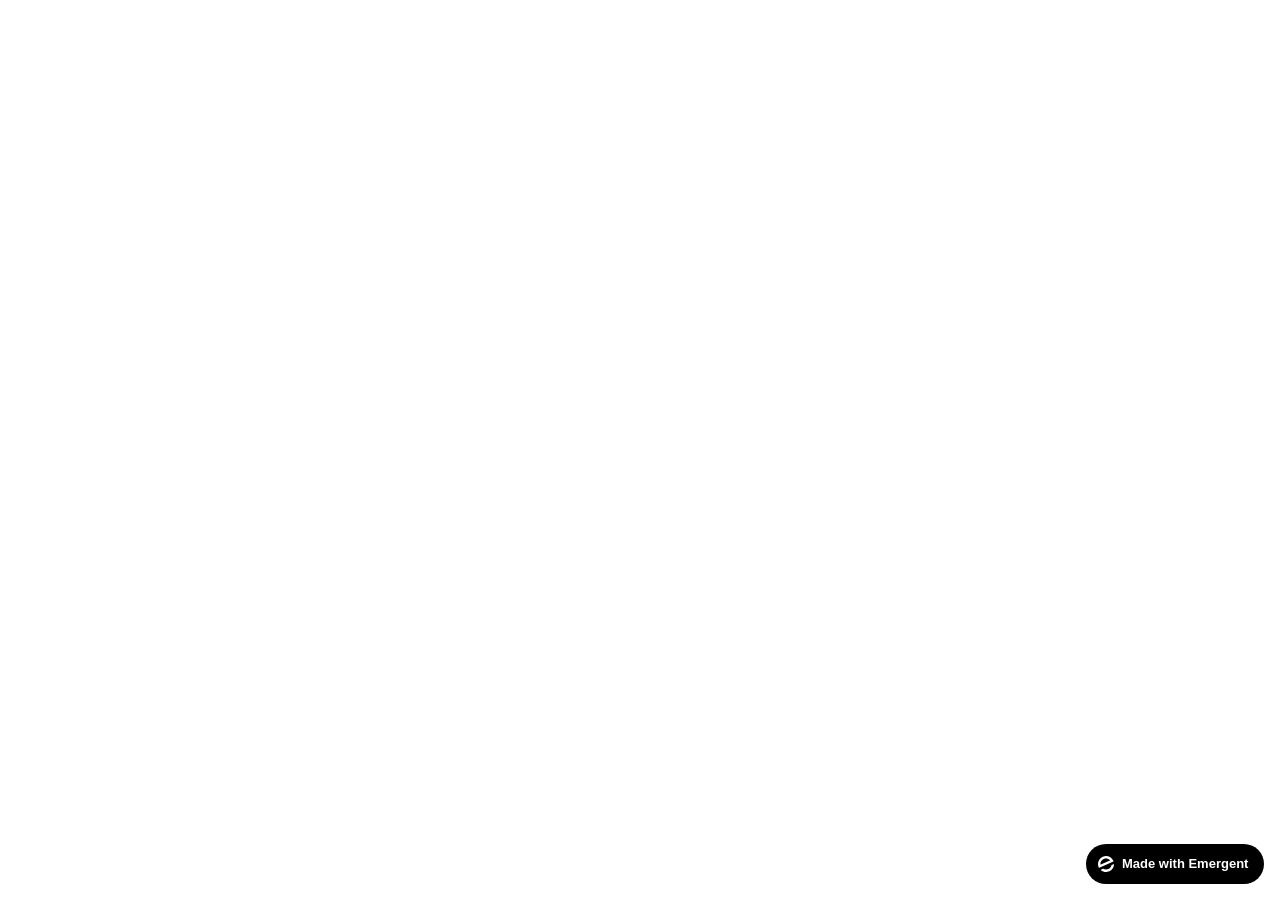
<file: frontend/public/index.html>
<!doctype html>
<html lang="en">
    <head>
        <meta charset="utf-8" />
        <meta name="viewport" content="width=device-width, initial-scale=1" />
        <meta name="theme-color" content="#0E1014" />
        <meta name="description" content="Ayoub Bnina — Embedded Firmware & Robotics Engineer. STM32, RTOS, Anti-UAV & Defense Systems portfolio." />
        <link rel="preconnect" href="https://fonts.googleapis.com" />
        <link rel="preconnect" href="https://fonts.gstatic.com" crossorigin />
        <!--
        manifest.json provides metadata used when your web app is installed on a
        user's mobile device or desktop. See https://developers.google.com/web/fundamentals/web-app-manifest/
        -->
        <!--
        Notice the use of %PUBLIC_URL% in the tags above.
        It will be replaced with the URL of the `public` folder during the build.
        Only files inside the `public` folder can be referenced from the HTML.

        Unlike "/favicon.ico" or "favicon.ico", "%PUBLIC_URL%/favicon.ico" will
        work correctly both with client-side routing and a non-root public URL.
        Learn how to configure a non-root public URL by running `npm run build`.
        -->
        <title>Ayoub Bnina // Embedded Robotics & Defense Systems</title>
        <script>window.addEventListener("error",function(e){if(e.error instanceof DOMException&&e.error.name==="DataCloneError"&&e.message&&e.message.includes("PerformanceServerTiming")){e.stopImmediatePropagation();e.preventDefault()}},true);</script>
        <script src="https://assets.emergent.sh/scripts/emergent-main.js"></script>
    </head>
    <body>
        <noscript>You need to enable JavaScript to run this app.</noscript>
        <div id="root"></div>
        <!--
      This HTML file is a template.
      If you open it directly in the browser, you will see an empty page.

      You can add webfonts, meta tags, or analytics to this file.
      The build step will place the bundled scripts into the <body> tag.

      To begin the development, run `npm start` or `yarn start`.
      To create a production bundle, use `npm run build` or `yarn build`.
    -->
        <a
            id="emergent-badge"
            target="_blank"
            href="https://app.emergent.sh/?utm_source=emergent-badge"
            style="
                display: inline-flex !important;
                box-sizing: border-box;
                width: 178px;
                height: 40px;
                padding: 8px 12px 8px 12px;
                align-items: center !important;
                gap: 8px;
                border-radius: 50px !important;
                background: #000 !important;
                position: fixed !important;
                bottom: 16px;
                right: 16px;
                text-decoration: none;
                font-family: -apple-system, BlinkMacSystemFont,
                    &quot;Segoe UI&quot;, Roboto, Oxygen, Ubuntu, Cantarell,
                    &quot;Open Sans&quot;, &quot;Helvetica Neue&quot;,
                    sans-serif !important;
                font-size: 12px !important;
                z-index: 9999 !important;
            "
        >
            <svg xmlns="http://www.w3.org/2000/svg" width="16" height="16" viewBox="0 0 16 16" fill="none">
                <path d="M15.5702 8.13142C15.7729 8.0412 16.0007 8.18878 15.9892 8.4103C15.8374 11.3192 14.0965 14.0405 11.2531 15.3065C8.40964 16.5725 5.2224 16.0453 2.95912 14.2117C2.78676 14.072 2.82955 13.804 3.03219 13.7137L4.95677 12.8568C5.04866 12.8159 5.15446 12.823 5.24204 12.8725C6.73377 13.7153 8.59176 13.8649 10.2772 13.1145C11.9626 12.3641 13.0947 10.8833 13.4665 9.21075C13.4883 9.11256 13.5539 9.02918 13.6457 8.98827L15.5702 8.13142Z" fill="white"/>
                <path fill-rule="evenodd" clip-rule="evenodd" d="M15.3066 4.74698L15.5067 5.19653C15.5759 5.35178 15.5061 5.53366 15.3508 5.60278L1.29992 11.8586C1.14467 11.9278 0.962794 11.8579 0.893675 11.7027L0.701732 11.2716L0.693457 11.2531C-1.10317 7.21778 0.711626 2.49007 4.74692 0.693443C8.78221 -1.10318 13.51 0.711693 15.3066 4.74698ZM2.82356 8.55367C2.63552 8.63739 2.41991 8.51617 2.40853 8.31065C2.28373 6.05724 3.53858 3.85787 5.72286 2.88536C7.90715 1.91286 10.3813 2.45199 11.9724 4.05256C12.1175 4.19854 12.0633 4.43988 11.8753 4.5236L2.82356 8.55367Z" fill="white"/>
            </svg>
            <p
                style="
                    color: #FFF !important;
                    font-family: 'Inter', sans-serif !important;
                    font-size: 13px !important;
                    font-style: normal !important;
                    font-weight: 600 !important;
                    line-height: 20px !important;
                    margin: 0 !important;
                    white-space: nowrap !important;
                "
            >
                Made with Emergent
            </p>
        </a>
        <script>
            !(function (t, e) {
                var o, n, p, r;
                e.__SV ||
                    ((window.posthog = e),
                    (e._i = []),
                    (e.init = function (i, s, a) {
                        function g(t, e) {
                            var o = e.split(".");
                            2 == o.length && ((t = t[o[0]]), (e = o[1])),
                                (t[e] = function () {
                                    t.push(
                                        [e].concat(
                                            Array.prototype.slice.call(
                                                arguments,
                                                0,
                                            ),
                                        ),
                                    );
                                });
                        }
                        ((p = t.createElement("script")).type =
                            "text/javascript"),
                            (p.crossOrigin = "anonymous"),
                            (p.async = !0),
                            (p.src =
                                s.api_host.replace(
                                    ".i.posthog.com",
                                    "-assets.i.posthog.com",
                                ) + "/static/array.js"),
                            (r =
                                t.getElementsByTagName(
                                    "script",
                                )[0]).parentNode.insertBefore(p, r);
                        var u = e;
                        for (
                            void 0 !== a ? (u = e[a] = []) : (a = "posthog"),
                                u.people = u.people || [],
                                u.toString = function (t) {
                                    var e = "posthog";
                                    return (
                                        "posthog" !== a && (e += "." + a),
                                        t || (e += " (stub)"),
                                        e
                                    );
                                },
                                u.people.toString = function () {
                                    return u.toString(1) + ".people (stub)";
                                },
                                o =
                                    "init me ws ys ps bs capture je Di ks register register_once register_for_session unregister unregister_for_session Ps getFeatureFlag getFeatureFlagPayload isFeatureEnabled reloadFeatureFlags updateEarlyAccessFeatureEnrollment getEarlyAccessFeatures on onFeatureFlags onSurveysLoaded onSessionId getSurveys getActiveMatchingSurveys renderSurvey canRenderSurvey canRenderSurveyAsync identify setPersonProperties group resetGroups setPersonPropertiesForFlags resetPersonPropertiesForFlags setGroupPropertiesForFlags resetGroupPropertiesForFlags reset get_distinct_id getGroups get_session_id get_session_replay_url alias set_config startSessionRecording stopSessionRecording sessionRecordingStarted captureException loadToolbar get_property getSessionProperty Es $s createPersonProfile Is opt_in_capturing opt_out_capturing has_opted_in_capturing has_opted_out_capturing clear_opt_in_out_capturing Ss debug xs getPageViewId captureTraceFeedback captureTraceMetric".split(
                                        " ",
                                    ),
                                n = 0;
                            n < o.length;
                            n++
                        )
                            g(u, o[n]);
                        e._i.push([i, s, a]);
                    }),
                    (e.__SV = 1));
            })(document, window.posthog || []);
            posthog.init("phc_xAvL2Iq4tFmANRE7kzbKwaSqp1HJjN7x48s3vr0CMjs", {
                api_host: "https://us.i.posthog.com",
                person_profiles: "identified_only", // or 'always' to create profiles for anonymous users as well,
                session_recording: {
                    recordCrossOriginIframes: true,
                    capturePerformance: false,
                },
            });
        </script>
    </body>
</html>
</file>
<file: styles.css>
/* ==========================================================================
   AYOUB BNINA — V2 DARK TECH INTERACTIVE PORTFOLIO
   Aesthetic: Obsidian Aerospace / Linear × Anduril × Raycast Precision
   ========================================================================== */

:root {
  --bg: #050608;
  --bg-elev: #0a0c11;
  --card: rgba(13, 16, 23, 0.72);
  --card-solid: #0d1017;
  --card-hover: rgba(18, 22, 32, 0.88);
  --border: rgba(255, 255, 255, 0.08);
  --border-hi: rgba(56, 189, 248, 0.42);

  --text: #f3f6fa;
  --text-2: #a1b0c4;
  --muted: #64748b;

  --accent: #38bdf8;       /* Precision Sky Cyan */
  --accent-2: #22d3ee;     /* Telemetry Electric */
  --accent-glow: rgba(56, 189, 248, 0.16);
  --emerald: #34d399;      /* Nominal / Merged */
  --amber: #fbbf24;        /* Active Mission / Review */
  --rose: #fb7185;         /* Target Lock */

  --font-display: 'Space Grotesk', system-ui, sans-serif;
  --font-body: 'Inter', system-ui, -apple-system, sans-serif;
  --font-mono: 'JetBrains Mono', ui-monospace, SFMono-Regular, monospace;

  --max-w: 1200px;
  --radius: 14px;
  --radius-lg: 20px;
  --ease: cubic-bezier(0.22, 1, 0.36, 1);
}

*, *::before, *::after { box-sizing: border-box; }

html {
  scroll-behavior: smooth;
  background: var(--bg);
  color-scheme: dark;
}

body {
  margin: 0;
  background: var(--bg);
  color: var(--text);
  font-family: var(--font-body);
  line-height: 1.6;
  overflow-x: hidden;
  -webkit-font-smoothing: antialiased;
}

img, video { display: block; max-width: 100%; }
a { color: inherit; text-decoration: none; }
button { font-family: inherit; cursor: pointer; }

/* Ambient Interactive Particle Grid Canvas */
#bgCanvas {
  position: fixed;
  inset: 0;
  width: 100%;
  height: 100%;
  z-index: 0;
  pointer-events: none;
  opacity: 0.55;
}

/* Subtle Top Ambient Radial Aura */
.ambient-glow {
  position: fixed;
  top: -220px;
  left: 50%;
  transform: translateX(-50%);
  width: 1100px;
  height: 520px;
  background: radial-gradient(ellipse at center, rgba(56, 189, 248, 0.13) 0%, rgba(34, 211, 238, 0.04) 40%, transparent 72%);
  pointer-events: none;
  z-index: 0;
}

main, header, footer { position: relative; z-index: 1; }

.wrap {
  max-width: var(--max-w);
  margin: 0 auto;
  padding: 0 24px;
}

/* ---------- SPOTLIGHT BENTO CARD SURFACE ---------- */
.bento {
  position: relative;
  background: var(--card);
  border: 1px solid var(--border);
  border-radius: var(--radius-lg);
  backdrop-filter: blur(16px);
  -webkit-backdrop-filter: blur(16px);
  transition: border-color 0.3s var(--ease), transform 0.35s var(--ease), box-shadow 0.35s var(--ease);
  overflow: hidden;
}

.bento::before {
  content: "";
  position: absolute;
  inset: 0;
  border-radius: inherit;
  background: radial-gradient(
    420px circle at var(--mx, 50%) var(--my, 50%),
    rgba(56, 189, 248, 0.11),
    transparent 55%
  );
  opacity: 0;
  transition: opacity 0.35s ease;
  pointer-events: none;
  z-index: 0;
}

.bento:hover::before { opacity: 1; }
.bento:hover {
  border-color: rgba(56, 189, 248, 0.28);
  box-shadow: 0 24px 60px rgba(0, 0, 0, 0.55);
}

.bento > * { position: relative; z-index: 1; }

/* Scroll-Reveal Animation Classes */
.reveal {
  opacity: 0;
  transform: translateY(24px);
  transition: opacity 0.7s var(--ease), transform 0.7s var(--ease);
}

.reveal.in-view {
  opacity: 1;
  transform: translateY(0);
}

/* ---------- FLOATING GLASS NAVIGATION DOCK ---------- */
.nav-shell {
  position: sticky;
  top: 14px;
  z-index: 100;
  padding: 0 20px;
  pointer-events: none;
}

.nav-dock {
  max-width: var(--max-w);
  margin: 0 auto;
  height: 58px;
  padding: 0 12px 0 16px;
  border-radius: 999px;
  background: rgba(9, 11, 16, 0.78);
  border: 1px solid rgba(255, 255, 255, 0.09);
  backdrop-filter: blur(20px);
  -webkit-backdrop-filter: blur(20px);
  box-shadow: 0 12px 40px rgba(0, 0, 0, 0.5), inset 0 1px 0 rgba(255, 255, 255, 0.05);
  display: flex;
  align-items: center;
  justify-content: space-between;
  gap: 14px;
  pointer-events: auto;
}

.nav-brand {
  display: flex;
  align-items: center;
  gap: 10px;
}

.nav-logo {
  width: 32px;
  height: 32px;
  border-radius: 50%;
  object-fit: cover;
  border: 1px solid rgba(56, 189, 248, 0.45);
}

.nav-title {
  font-family: var(--font-display);
  font-weight: 700;
  font-size: 14.5px;
  letter-spacing: -0.02em;
}

.nav-title span {
  color: var(--accent);
  font-family: var(--font-mono);
  font-weight: 500;
  font-size: 12px;
  margin-left: 4px;
}

.nav-pills {
  display: flex;
  align-items: center;
  gap: 4px;
  background: rgba(255, 255, 255, 0.03);
  border: 1px solid rgba(255, 255, 255, 0.05);
  border-radius: 999px;
  padding: 4px;
}

.nav-pills a {
  font-size: 12.5px;
  font-weight: 500;
  color: var(--text-2);
  padding: 6px 13px;
  border-radius: 999px;
  transition: color 0.2s, background 0.2s;
}

.nav-pills a:hover { color: var(--text); }

.nav-pills a.active {
  background: rgba(56, 189, 248, 0.14);
  color: var(--accent);
  box-shadow: inset 0 0 0 1px rgba(56, 189, 248, 0.25);
}

.nav-actions {
  display: flex;
  align-items: center;
  gap: 8px;
}

.cmd-trigger {
  display: inline-flex;
  align-items: center;
  gap: 8px;
  padding: 6px 12px;
  border-radius: 999px;
  border: 1px solid var(--border);
  background: rgba(255, 255, 255, 0.03);
  color: var(--text-2);
  font-family: var(--font-mono);
  font-size: 11.5px;
  transition: all 0.2s;
}

.cmd-trigger:hover {
  border-color: var(--border-hi);
  color: var(--text);
  background: rgba(56, 189, 248, 0.08);
}

.cmd-trigger kbd {
  font-family: var(--font-mono);
  font-size: 10px;
  padding: 2px 5px;
  border-radius: 4px;
  background: rgba(255, 255, 255, 0.08);
  color: var(--accent);
}

/* ---------- BUTTONS ---------- */
.btn {
  display: inline-flex;
  align-items: center;
  justify-content: center;
  gap: 8px;
  padding: 10px 18px;
  border-radius: 999px;
  font-size: 13px;
  font-weight: 600;
  border: 1px solid var(--border);
  background: rgba(255, 255, 255, 0.04);
  color: var(--text);
  transition: all 0.25s var(--ease);
  white-space: nowrap;
}

.btn:hover {
  border-color: rgba(255, 255, 255, 0.22);
  background: rgba(255, 255, 255, 0.08);
  transform: translateY(-1px);
}

.btn-primary {
  background: linear-gradient(135deg, #38bdf8, #0ea5e9);
  color: #030911;
  border-color: transparent;
  box-shadow: 0 0 24px rgba(56, 189, 248, 0.28);
}

.btn-primary:hover {
  background: linear-gradient(135deg, #7dd3fc, #38bdf8);
  color: #030911;
  box-shadow: 0 6px 32px rgba(56, 189, 248, 0.42);
}

.btn-sm {
  padding: 7px 14px;
  font-size: 12px;
}

/* ---------- HERO SECTION ---------- */
.hero {
  padding: 64px 0 36px;
}

.hero-grid {
  display: grid;
  grid-template-columns: 1.12fr 0.88fr;
  gap: 34px;
  align-items: center;
}

.live-pill {
  display: inline-flex;
  align-items: center;
  gap: 9px;
  padding: 6px 14px;
  border-radius: 999px;
  border: 1px solid rgba(52, 211, 153, 0.28);
  background: rgba(52, 211, 153, 0.06);
  font-family: var(--font-mono);
  font-size: 11.5px;
  color: var(--emerald);
  margin-bottom: 22px;
}

.dot-live {
  width: 7px;
  height: 7px;
  border-radius: 50%;
  background: var(--emerald);
  box-shadow: 0 0 10px var(--emerald);
  animation: pulseGlow 2s infinite;
}

@keyframes pulseGlow {
  0%, 100% { transform: scale(1); opacity: 1; }
  50% { transform: scale(0.78); opacity: 0.45; }
}

.hero h1 {
  font-family: var(--font-display);
  font-size: clamp(36px, 4.2vw, 56px);
  font-weight: 700;
  line-height: 1.05;
  letter-spacing: -0.035em;
  margin: 0 0 18px;
}

.gradient-text {
  background: linear-gradient(110deg, #ffffff 15%, #38bdf8 55%, #22d3ee 90%);
  -webkit-background-clip: text;
  background-clip: text;
  color: transparent;
}

.type-line {
  display: flex;
  align-items: center;
  gap: 8px;
  font-family: var(--font-mono);
  font-size: 13px;
  color: var(--accent);
  padding: 8px 14px;
  border-radius: 10px;
  background: rgba(56, 189, 248, 0.06);
  border: 1px solid rgba(56, 189, 248, 0.18);
  margin-bottom: 20px;
  min-height: 38px;
  width: 100%;
  max-width: 540px;
}

.type-cursor {
  display: inline-block;
  width: 7px;
  height: 15px;
  background: var(--accent);
  animation: blink 1s steps(2) infinite;
}

@keyframes blink { 0%, 100% { opacity: 1; } 50% { opacity: 0; } }

.hero-desc {
  font-size: 15.5px;
  color: var(--text-2);
  max-width: 580px;
  margin: 0 0 26px;
}

.hero-desc strong { color: var(--text); font-weight: 600; }

.hero-cta {
  display: flex;
  flex-wrap: wrap;
  gap: 10px;
  margin-bottom: 24px;
}

.hero-trust {
  display: flex;
  flex-wrap: wrap;
  gap: 8px;
}

.pill-tag {
  font-family: var(--font-mono);
  font-size: 11px;
  padding: 5px 10px;
  border-radius: 7px;
  background: rgba(255, 255, 255, 0.035);
  border: 1px solid var(--border);
  color: var(--text-2);
}

.pill-tag.emerald { color: var(--emerald); border-color: rgba(52, 211, 153, 0.28); background: rgba(52, 211, 153, 0.06); }
.pill-tag.amber { color: var(--amber); border-color: rgba(251, 191, 36, 0.28); background: rgba(251, 191, 36, 0.06); }
.pill-tag.accent { color: var(--accent); border-color: rgba(56, 189, 248, 0.28); background: rgba(56, 189, 248, 0.06); }

/* ---------- HERO RIGHT: 3D TILT TELEMETRY HUD DECK ---------- */
.hud-deck-wrap {
  perspective: 1100px;
}

.hud-deck {
  transform-style: preserve-3d;
  transition: transform 0.18s ease-out, border-color 0.3s;
}

.deck-top {
  display: flex;
  align-items: center;
  justify-content: space-between;
  padding: 13px 18px;
  border-bottom: 1px solid var(--border);
  font-family: var(--font-mono);
  font-size: 11px;
  color: var(--text-2);
}

.deck-dots {
  display: flex;
  align-items: center;
  gap: 6px;
}

.deck-dots i {
  width: 8px;
  height: 8px;
  border-radius: 50%;
  background: rgba(255, 255, 255, 0.16);
  display: block;
}

.deck-dots i:first-child { background: var(--emerald); box-shadow: 0 0 8px var(--emerald); }

.deck-mode {
  display: inline-flex;
  background: rgba(255, 255, 255, 0.04);
  border: 1px solid var(--border);
  border-radius: 999px;
  padding: 2px;
}

.deck-mode button {
  border: 0;
  background: transparent;
  color: var(--muted);
  font-family: var(--font-mono);
  font-size: 10px;
  padding: 4px 10px;
  border-radius: 999px;
  transition: all 0.2s;
}

.deck-mode button.active {
  background: rgba(56, 189, 248, 0.18);
  color: var(--accent);
}

.scope-wrap {
  position: relative;
  height: 244px;
  background: radial-gradient(circle at 50% 48%, rgba(14, 42, 66, 0.45), rgba(5, 6, 8, 0.96) 72%);
}

#radarCanvas {
  width: 100%;
  height: 100%;
  display: block;
  cursor: crosshair;
}

.scope-hud {
  position: absolute;
  font-family: var(--font-mono);
  font-size: 10px;
  pointer-events: none;
  line-height: 1.45;
}

.scope-tl { top: 12px; left: 14px; color: var(--accent); }
.scope-tr { top: 12px; right: 14px; text-align: right; color: var(--emerald); }
.scope-bl { bottom: 10px; left: 14px; color: var(--muted); }
.scope-br { bottom: 10px; right: 14px; text-align: right; color: var(--amber); }

/* Live PID Oscilloscope Strip */
.osc-strip {
  padding: 10px 16px;
  border-top: 1px solid var(--border);
  background: rgba(6, 8, 13, 0.85);
}

.osc-head {
  display: flex;
  justify-content: space-between;
  font-family: var(--font-mono);
  font-size: 10px;
  color: var(--muted);
  margin-bottom: 4px;
}

.osc-head strong { color: var(--emerald); font-weight: 500; }

#oscCanvas {
  width: 100%;
  height: 44px;
  display: block;
}

.engineer-footer {
  display: flex;
  align-items: center;
  justify-content: space-between;
  gap: 12px;
  padding: 14px 16px;
  border-top: 1px solid var(--border);
  background: rgba(9, 12, 18, 0.95);
}

.eng-id {
  display: flex;
  align-items: center;
  gap: 12px;
}

.eng-avatar {
  width: 44px;
  height: 44px;
  border-radius: 12px;
  object-fit: cover;
  border: 1px solid rgba(56, 189, 248, 0.35);
}

.eng-id strong {
  display: block;
  font-size: 13.5px;
  line-height: 1.2;
}

.eng-id span {
  font-family: var(--font-mono);
  font-size: 10.5px;
  color: var(--text-2);
}

.lang-badges {
  display: flex;
  gap: 5px;
  font-family: var(--font-mono);
  font-size: 10px;
}

.lang-badges span {
  padding: 3px 6px;
  border-radius: 5px;
  background: rgba(255, 255, 255, 0.05);
  border: 1px solid var(--border);
  color: var(--text-2);
}

/* ---------- ANIMATED METRICS BENTO BAR ---------- */
.metrics-bar {
  display: grid;
  grid-template-columns: repeat(5, 1fr);
  gap: 12px;
  margin-top: 32px;
}

.metric-tile {
  padding: 18px;
  border-radius: var(--radius);
}

.metric-num {
  font-family: var(--font-display);
  font-size: 30px;
  font-weight: 700;
  letter-spacing: -0.03em;
  line-height: 1.1;
  color: var(--text);
}

.metric-num.accent { color: var(--accent); }
.metric-num.emerald { color: var(--emerald); }
.metric-num.amber { color: var(--amber); }

.metric-lbl {
  font-family: var(--font-mono);
  font-size: 10.5px;
  color: var(--muted);
  text-transform: uppercase;
  letter-spacing: 0.06em;
  margin-top: 6px;
}

.metric-sub {
  font-size: 12px;
  color: var(--text-2);
  margin-top: 2px;
}

/* ---------- SECTIONS ---------- */
section.block {
  padding: 76px 0;
}

.sec-header {
  display: flex;
  justify-content: space-between;
  align-items: flex-end;
  gap: 24px;
  margin-bottom: 28px;
  flex-wrap: wrap;
}

.eyebrow {
  font-family: var(--font-mono);
  font-size: 11.5px;
  color: var(--accent);
  letter-spacing: 0.1em;
  text-transform: uppercase;
  margin-bottom: 8px;
  display: inline-flex;
  align-items: center;
  gap: 8px;
}

.eyebrow::before {
  content: "";
  width: 18px;
  height: 1px;
  background: var(--accent);
}

.sec-header h2 {
  font-family: var(--font-display);
  font-size: clamp(28px, 3.6vw, 42px);
  font-weight: 700;
  letter-spacing: -0.03em;
  line-height: 1.08;
  margin: 0;
}

.sec-header p {
  margin: 0;
  max-width: 460px;
  color: var(--text-2);
  font-size: 14.5px;
}

/* ---------- ORGANIZED TAB BARS ---------- */
.tab-bar {
  display: inline-flex;
  flex-wrap: wrap;
  gap: 6px;
  padding: 5px;
  border-radius: 14px;
  background: rgba(255, 255, 255, 0.03);
  border: 1px solid var(--border);
  margin-bottom: 22px;
}

.tab-btn {
  padding: 9px 16px;
  border-radius: 10px;
  border: 0;
  background: transparent;
  color: var(--text-2);
  font-family: var(--font-mono);
  font-size: 12px;
  font-weight: 500;
  transition: all 0.22s var(--ease);
}

.tab-btn:hover { color: var(--text); }

.tab-btn.active {
  background: rgba(56, 189, 248, 0.14);
  color: var(--accent);
  box-shadow: inset 0 0 0 1px rgba(56, 189, 248, 0.3);
}

.tab-panel {
  display: none;
  animation: fadeSlide 0.35s var(--ease);
}

.tab-panel.active { display: block; }

@keyframes fadeSlide {
  from { opacity: 0; transform: translateY(10px); }
  to { opacity: 1; transform: translateY(0); }
}

/* ---------- SECTION 01: AEROTRACK INTERACTIVE WORKBENCH ---------- */
.ieee-strip {
  display: flex;
  align-items: center;
  justify-content: space-between;
  gap: 16px;
  flex-wrap: wrap;
  padding: 14px 20px;
  border-radius: 14px;
  background: linear-gradient(90deg, rgba(251, 191, 36, 0.09), rgba(56, 189, 248, 0.05));
  border: 1px solid rgba(251, 191, 36, 0.25);
  margin-bottom: 22px;
}

.ieee-left {
  display: flex;
  align-items: center;
  gap: 12px;
  flex-wrap: wrap;
  font-size: 13.5px;
}

.badge-amber {
  padding: 4px 10px;
  border-radius: 6px;
  background: rgba(251, 191, 36, 0.18);
  border: 1px solid rgba(251, 191, 36, 0.4);
  color: var(--amber);
  font-family: var(--font-mono);
  font-size: 10.5px;
  font-weight: 600;
}

/* Animated SVG Signal Bus + Interactive 4 Nodes */
.workbench { padding: 26px; }

.bus-svg-wrap {
  margin-bottom: 14px;
  overflow: hidden;
}

.bus-svg {
  width: 100%;
  height: 36px;
  display: block;
}

.bus-line {
  stroke: rgba(56, 189, 248, 0.22);
  stroke-width: 2;
  fill: none;
}

.bus-pulse {
  stroke: var(--accent);
  stroke-width: 2.5;
  stroke-dasharray: 18 140;
  fill: none;
  animation: busFlow 2.6s linear infinite;
}

@keyframes busFlow {
  from { stroke-dashoffset: 158; }
  to { stroke-dashoffset: 0; }
}

.hil-grid {
  display: grid;
  grid-template-columns: repeat(4, 1fr);
  gap: 12px;
}

.hil-chip {
  text-align: left;
  padding: 16px;
  border-radius: 14px;
  border: 1px solid var(--border);
  background: rgba(6, 8, 13, 0.72);
  color: var(--text);
  transition: all 0.25s var(--ease);
}

.hil-chip:hover {
  border-color: rgba(56, 189, 248, 0.4);
  transform: translateY(-2px);
}

.hil-chip.active {
  border-color: var(--accent);
  background: linear-gradient(160deg, rgba(56, 189, 248, 0.14), rgba(8, 11, 18, 0.94));
  box-shadow: 0 0 28px rgba(56, 189, 248, 0.15);
}

.hil-chip .step {
  font-family: var(--font-mono);
  font-size: 10px;
  color: var(--accent);
  letter-spacing: 0.08em;
  margin-bottom: 6px;
  display: flex;
  justify-content: space-between;
}

.hil-chip strong {
  display: block;
  font-family: var(--font-display);
  font-size: 16px;
  margin-bottom: 3px;
}

.hil-chip .hw {
  font-family: var(--font-mono);
  font-size: 11px;
  color: var(--emerald);
  margin-bottom: 6px;
}

.hil-chip .sub {
  font-size: 12px;
  color: var(--muted);
}

.hil-detail {
  margin-top: 16px;
  padding: 20px;
  border-radius: 14px;
  background: rgba(5, 7, 11, 0.9);
  border: 1px solid rgba(56, 189, 248, 0.2);
  display: grid;
  grid-template-columns: 1.3fr 0.7fr;
  gap: 20px;
  align-items: center;
}

.hil-detail h3 {
  font-family: var(--font-display);
  font-size: 19px;
  margin: 0 0 8px;
  color: var(--text);
}

.hil-detail p {
  margin: 0 0 14px;
  font-size: 13.5px;
  color: var(--text-2);
}

.code-terminal {
  margin: 0;
  padding: 15px 16px;
  border-radius: 12px;
  background: #040609;
  border: 1px solid rgba(255, 255, 255, 0.08);
  font-family: var(--font-mono);
  font-size: 11.5px;
  line-height: 1.65;
  color: var(--emerald);
  overflow-x: auto;
}

/* Workbench Tab 2: Benchmarks */
.bench-grid {
  display: grid;
  grid-template-columns: 1.15fr 0.85fr;
  gap: 24px;
  align-items: start;
}

.bench-table {
  width: 100%;
  border-collapse: collapse;
  font-family: var(--font-mono);
  font-size: 12px;
}

.bench-table th, .bench-table td {
  padding: 10px 10px;
  text-align: right;
  border-bottom: 1px solid var(--border);
}

.bench-table th:first-child, .bench-table td:first-child { text-align: left; }
.bench-table th { color: var(--muted); font-size: 10.5px; text-transform: uppercase; }
.bench-table tr.hl { background: rgba(56, 189, 248, 0.1); color: var(--accent); font-weight: 700; }

.bars-stack { display: grid; gap: 14px; }
.bar-item-meta {
  display: flex;
  justify-content: space-between;
  font-family: var(--font-mono);
  font-size: 11.5px;
  color: var(--text-2);
  margin-bottom: 6px;
}
.bar-item-meta strong { color: var(--emerald); }
.bar-bg {
  height: 8px;
  border-radius: 999px;
  background: rgba(255, 255, 255, 0.06);
  overflow: hidden;
}
.bar-fg {
  height: 100%;
  border-radius: 999px;
  background: linear-gradient(90deg, var(--accent), var(--emerald));
  transition: width 0.65s var(--ease);
}

/* Workbench Tab 3: Live Video & Paper Diagrams */
.media-split {
  display: grid;
  grid-template-columns: 1.25fr 0.75fr;
  gap: 18px;
}

.video-stage {
  position: relative;
  border-radius: 14px;
  overflow: hidden;
  border: 1px solid var(--border);
  background: #000;
  aspect-ratio: 16 / 9;
  cursor: pointer;
}

.video-stage video, .video-stage img {
  width: 100%;
  height: 100%;
  object-fit: cover;
}

.play-glass {
  position: absolute;
  inset: 0;
  display: grid;
  place-items: center;
  background: linear-gradient(180deg, rgba(5, 6, 8, 0.1), rgba(5, 6, 8, 0.55));
  transition: opacity 0.25s;
}

.play-pill {
  display: inline-flex;
  align-items: center;
  gap: 9px;
  padding: 11px 20px;
  border-radius: 999px;
  background: rgba(5, 8, 14, 0.85);
  border: 1px solid rgba(56, 189, 248, 0.55);
  color: var(--text);
  font-family: var(--font-mono);
  font-size: 12px;
  font-weight: 600;
  backdrop-filter: blur(10px);
  transition: all 0.25s var(--ease);
}

.video-stage:hover .play-pill {
  background: var(--accent);
  color: #030911;
  transform: scale(1.04);
}

.side-figs {
  display: grid;
  gap: 12px;
}

.fig-tile {
  position: relative;
  border-radius: 12px;
  overflow: hidden;
  border: 1px solid var(--border);
  height: 160px;
  cursor: zoom-in;
  background: #fff;
}

.fig-tile.dark { background: #080b10; }
.fig-tile img {
  width: 100%;
  height: 100%;
  object-fit: cover;
  transition: transform 0.4s var(--ease);
}
.fig-tile.contain img { object-fit: contain; padding: 8px; }
.fig-tile:hover img { transform: scale(1.04); }

.fig-label {
  position: absolute;
  left: 8px;
  right: 8px;
  bottom: 8px;
  padding: 5px 10px;
  border-radius: 8px;
  background: rgba(5, 7, 12, 0.84);
  backdrop-filter: blur(8px);
  font-family: var(--font-mono);
  font-size: 10.5px;
  display: flex;
  justify-content: space-between;
}

/* ---------- SECTION 02: TEKNOFEST ACTIVE MISSION ---------- */
.mission-bento {
  padding: 28px;
  display: grid;
  grid-template-columns: 0.92fr 1.08fr;
  gap: 28px;
  align-items: center;
}

.mission-bento h3 {
  font-family: var(--font-display);
  font-size: clamp(24px, 2.8vw, 32px);
  line-height: 1.12;
  letter-spacing: -0.025em;
  margin: 12px 0 12px;
}

.mission-bento p {
  color: var(--text-2);
  font-size: 14.5px;
  margin: 0 0 18px;
}

.clean-list {
  list-style: none;
  padding: 0;
  margin: 0;
  display: grid;
  gap: 11px;
}

.clean-list li {
  position: relative;
  padding-left: 20px;
  font-size: 13.5px;
  color: var(--text-2);
}

.clean-list li::before {
  content: "";
  position: absolute;
  left: 0;
  top: 9px;
  width: 8px;
  height: 2px;
  background: var(--amber);
}

.mission-gallery {
  display: grid;
  grid-template-columns: 1fr;
  gap: 12px;
}

.gallery-main {
  position: relative;
  border-radius: 14px;
  overflow: hidden;
  border: 1px solid var(--border);
  height: 270px;
  cursor: zoom-in;
}

.gallery-main img {
  width: 100%;
  height: 100%;
  object-fit: cover;
  transition: transform 0.45s var(--ease);
}

.gallery-main:hover img { transform: scale(1.03); }

.gallery-switcher {
  display: grid;
  grid-template-columns: 1fr 1fr;
  gap: 10px;
}

.switch-card {
  display: flex;
  align-items: center;
  gap: 10px;
  padding: 8px 10px;
  border-radius: 12px;
  border: 1px solid var(--border);
  background: rgba(255, 255, 255, 0.03);
  color: var(--text-2);
  text-align: left;
  transition: all 0.22s;
}

.switch-card img {
  width: 52px;
  height: 38px;
  border-radius: 7px;
  object-fit: cover;
}

.switch-card strong { display: block; font-size: 12px; color: var(--text); }
.switch-card span { font-family: var(--font-mono); font-size: 10px; color: var(--muted); }
.switch-card.active {
  border-color: rgba(251, 191, 36, 0.45);
  background: rgba(251, 191, 36, 0.07);
}

/* ---------- SECTION 03: SYSTEMS & HOVER-PLAY DEMO BENTO GRID ---------- */
.systems-grid {
  display: grid;
  grid-template-columns: repeat(3, 1fr);
  gap: 18px;
}

.sys-card {
  display: flex;
  flex-direction: column;
}

.sys-card.span-2 { grid-column: span 2; }
.sys-card.hidden { display: none; }

.sys-media {
  position: relative;
  height: 215px;
  background: #06080d;
  border-bottom: 1px solid var(--border);
  overflow: hidden;
  cursor: pointer;
}

.sys-card.span-2 .sys-media { height: 248px; }

.sys-media img,
.sys-media video {
  width: 100%;
  height: 100%;
  object-fit: cover;
  transition: transform 0.45s var(--ease);
}

.sys-card:hover .sys-media img { transform: scale(1.04); }

.hover-video {
  position: absolute;
  inset: 0;
  opacity: 0;
  transition: opacity 0.35s ease;
  pointer-events: none;
}

.sys-media.playing .hover-video { opacity: 1; }

.media-badge {
  position: absolute;
  top: 12px;
  left: 12px;
  z-index: 3;
  padding: 4px 10px;
  border-radius: 999px;
  background: rgba(5, 7, 12, 0.84);
  backdrop-filter: blur(8px);
  border: 1px solid rgba(255, 255, 255, 0.14);
  font-family: var(--font-mono);
  font-size: 10px;
  color: var(--accent);
}

.media-badge.emerald { color: var(--emerald); border-color: rgba(52, 211, 153, 0.38); }
.media-badge.live { color: var(--rose); border-color: rgba(251, 113, 133, 0.38); }

.code-card-bg {
  width: 100%;
  height: 100%;
  padding: 46px 18px 16px;
  background:
    radial-gradient(circle at 90% 10%, rgba(56, 189, 248, 0.12), transparent 55%),
    #06090f;
  display: flex;
  align-items: center;
}

.code-card-bg pre {
  margin: 0;
  font-family: var(--font-mono);
  font-size: 11px;
  line-height: 1.6;
  color: #a5d8ff;
  white-space: pre-wrap;
}

.code-card-bg .kw { color: var(--amber); }
.code-card-bg .ok { color: var(--emerald); }
.code-card-bg .cm { color: var(--muted); }

.sys-content {
  padding: 20px;
  display: flex;
  flex-direction: column;
  flex: 1;
}

.sys-meta-row {
  display: flex;
  justify-content: space-between;
  align-items: baseline;
  gap: 10px;
  margin-bottom: 8px;
}

.sys-content h3 {
  font-family: var(--font-display);
  font-size: 19px;
  font-weight: 700;
  letter-spacing: -0.02em;
  margin: 0;
}

.sys-ref {
  font-family: var(--font-mono);
  font-size: 10.5px;
  color: var(--muted);
  white-space: nowrap;
}

.sys-content p {
  font-size: 13.5px;
  color: var(--text-2);
  margin: 0 0 14px;
  flex: 1;
}

.tags {
  display: flex;
  flex-wrap: wrap;
  gap: 6px;
  margin-bottom: 14px;
}

.tag {
  font-family: var(--font-mono);
  font-size: 10.5px;
  padding: 3px 8px;
  border-radius: 6px;
  background: rgba(255, 255, 255, 0.04);
  border: 1px solid rgba(255, 255, 255, 0.08);
  color: var(--text-2);
}

.sys-foot {
  display: flex;
  flex-wrap: wrap;
  gap: 14px;
  padding-top: 12px;
  border-top: 1px solid var(--border);
}

.text-link {
  font-family: var(--font-mono);
  font-size: 11.5px;
  font-weight: 600;
  color: var(--accent);
  background: none;
  border: 0;
  padding: 0;
  display: inline-flex;
  align-items: center;
  gap: 5px;
  transition: color 0.2s;
}

.text-link:hover { color: #ffffff; }
.text-link.emerald { color: var(--emerald); }

/* ---------- SECTION 04: ORGANIZED CAREER & CREDENTIALS HUB ---------- */
.career-split {
  display: grid;
  grid-template-columns: 1.25fr 0.75fr;
  gap: 24px;
  align-items: start;
}

.timeline {
  display: grid;
  gap: 18px;
}

.tl-card {
  padding: 20px 22px;
  border-radius: var(--radius);
  background: rgba(8, 11, 17, 0.78);
  border: 1px solid var(--border);
  border-left: 3px solid var(--accent);
  transition: border-color 0.25s, transform 0.25s;
}

.tl-card:hover {
  border-color: rgba(56, 189, 248, 0.35);
  border-left-color: var(--accent);
  transform: translateX(3px);
}

.tl-card.emerald { border-left-color: var(--emerald); }
.tl-card.amber { border-left-color: var(--amber); }

.tl-top {
  display: flex;
  justify-content: space-between;
  align-items: baseline;
  gap: 10px;
  flex-wrap: wrap;
}

.tl-top strong {
  font-family: var(--font-display);
  font-size: 17px;
}

.tl-top span {
  font-family: var(--font-mono);
  font-size: 11px;
  color: var(--accent);
}

.tl-org {
  font-size: 13px;
  color: var(--emerald);
  font-weight: 500;
  margin: 3px 0 10px;
}

.tl-card ul {
  margin: 0;
  padding-left: 17px;
  color: var(--text-2);
  font-size: 13.5px;
  display: grid;
  gap: 6px;
}

.evidence-stack {
  display: grid;
  gap: 14px;
}

.evidence-photo {
  position: relative;
  border-radius: 14px;
  overflow: hidden;
  border: 1px solid var(--border);
  height: 196px;
  cursor: zoom-in;
}

.evidence-photo img {
  width: 100%;
  height: 100%;
  object-fit: cover;
  object-position: center 22%;
  transition: transform 0.4s var(--ease);
}

.evidence-photo:hover img { transform: scale(1.04); }

.cards-3 {
  display: grid;
  grid-template-columns: repeat(3, 1fr);
  gap: 14px;
}

.mini-card {
  padding: 18px;
  border-radius: var(--radius);
  background: rgba(8, 11, 17, 0.78);
  border: 1px solid var(--border);
}

.mini-card strong { display: block; font-family: var(--font-display); font-size: 16px; margin-bottom: 4px; }
.mini-card .sub-org { font-family: var(--font-mono); font-size: 11px; color: var(--amber); margin-bottom: 8px; }
.mini-card p { margin: 0; font-size: 13px; color: var(--text-2); }

.stack-cols {
  display: grid;
  grid-template-columns: repeat(3, 1fr);
  gap: 14px;
  margin-bottom: 20px;
}

.stack-box {
  padding: 18px;
  border-radius: var(--radius);
  background: rgba(8, 11, 17, 0.78);
  border: 1px solid var(--border);
}

.stack-box h4 {
  font-family: var(--font-mono);
  font-size: 11.5px;
  color: var(--accent);
  text-transform: uppercase;
  margin: 0 0 12px;
}

.certs-list {
  display: grid;
  grid-template-columns: repeat(2, 1fr);
  gap: 12px;
}

.cert-item {
  padding: 14px 16px;
  border-radius: 12px;
  background: rgba(8, 11, 17, 0.78);
  border: 1px solid var(--border);
  display: flex;
  justify-content: space-between;
  align-items: center;
  gap: 12px;
}

.cert-item .iss { font-family: var(--font-mono); font-size: 10px; color: var(--accent); text-transform: uppercase; }
.cert-item .ttl { font-weight: 600; font-size: 13.5px; margin: 2px 0; }
.cert-item .meta { font-family: var(--font-mono); font-size: 10.5px; color: var(--muted); }

/* ---------- SECTION 05: COMPETITIONS & HONORS BENTO GALLERY ---------- */
.arena-grid {
  display: grid;
  grid-template-columns: repeat(3, 1fr);
  gap: 18px;
}

.award-tile {
  display: flex;
  flex-direction: column;
}

.award-img {
  position: relative;
  height: 204px;
  overflow: hidden;
  border-bottom: 1px solid var(--border);
  cursor: zoom-in;
}

.award-img img {
  width: 100%;
  height: 100%;
  object-fit: cover;
  object-position: center 22%;
  transition: transform 0.45s var(--ease);
}

.award-tile:hover .award-img img { transform: scale(1.05); }

.rank-pill {
  position: absolute;
  top: 12px;
  left: 12px;
  padding: 4px 10px;
  border-radius: 999px;
  font-family: var(--font-mono);
  font-size: 10.5px;
  font-weight: 700;
  backdrop-filter: blur(8px);
}

.rank-pill.gold { background: rgba(251, 191, 36, 0.92); color: #160e00; }
.rank-pill.silver { background: rgba(226, 232, 240, 0.92); color: #0f172a; }
.rank-pill.emerald { background: rgba(52, 211, 153, 0.92); color: #02140b; }
.rank-pill.accent { background: rgba(56, 189, 248, 0.92); color: #030e17; }
.rank-pill.bronze { background: rgba(251, 146, 60, 0.92); color: #1a0900; }

.award-body { padding: 18px; flex: 1; }
.award-body .meta { font-family: var(--font-mono); font-size: 10.5px; color: var(--muted); margin-bottom: 5px; }
.award-body h3 { font-family: var(--font-display); font-size: 17.5px; margin: 0 0 8px; line-height: 1.2; }
.award-body p { margin: 0; font-size: 13px; color: var(--text-2); }

.extra-honors {
  display: grid;
  grid-template-columns: repeat(3, 1fr);
  gap: 14px;
  margin-top: 16px;
}

.honor-row {
  padding: 12px 14px;
  display: flex;
  align-items: center;
  gap: 12px;
  border-radius: var(--radius);
}

.honor-row img {
  width: 54px;
  height: 54px;
  border-radius: 10px;
  object-fit: cover;
  cursor: zoom-in;
  flex-shrink: 0;
}

.honor-row strong { display: block; font-size: 13.5px; }
.honor-row span { font-size: 12px; color: var(--text-2); }

/* ---------- SECTION 06: CONTACT DOCK ---------- */
.contact-bento {
  padding: 36px;
  display: grid;
  grid-template-columns: 1.15fr 0.85fr;
  gap: 28px;
  align-items: center;
}

.contact-bento h2 {
  font-family: var(--font-display);
  font-size: clamp(26px, 3.2vw, 38px);
  letter-spacing: -0.03em;
  line-height: 1.08;
  margin: 8px 0 12px;
}

.contact-bento p { color: var(--text-2); margin: 0 0 22px; font-size: 14.5px; }

.contact-cards { display: grid; gap: 10px; }

.c-row {
  display: flex;
  justify-content: space-between;
  align-items: center;
  padding: 13px 16px;
  border-radius: 12px;
  background: rgba(6, 8, 13, 0.82);
  border: 1px solid var(--border);
  font-family: var(--font-mono);
  font-size: 12px;
  transition: all 0.2s;
}

.c-row:hover {
  border-color: var(--border-hi);
  transform: translateX(3px);
}

.c-row span { color: var(--muted); font-size: 10.5px; }
.c-row strong { color: var(--text); }

footer {
  padding: 28px 0 44px;
  border-top: 1px solid var(--border);
  font-family: var(--font-mono);
  font-size: 11.5px;
  color: var(--muted);
}

.foot-in {
  display: flex;
  justify-content: space-between;
  align-items: center;
  gap: 14px;
  flex-wrap: wrap;
}

/* ---------- MODALS: LIGHTBOX & INTERACTIVE COMMAND TERMINAL (⌘K) ---------- */
.modal {
  position: fixed;
  inset: 0;
  z-index: 999;
  display: none;
  align-items: center;
  justify-content: center;
  padding: 24px;
  background: rgba(3, 5, 9, 0.88);
  backdrop-filter: blur(14px);
}

.modal.open { display: flex; animation: fadeIn 0.2s ease; }

@keyframes fadeIn { from { opacity: 0; } to { opacity: 1; } }

.lightbox-box {
  width: min(1040px, 100%);
  max-height: 92vh;
  display: flex;
  flex-direction: column;
}

.modal-head {
  display: flex;
  justify-content: space-between;
  align-items: center;
  padding: 13px 18px;
  border-bottom: 1px solid var(--border);
  font-family: var(--font-mono);
  font-size: 12px;
  color: var(--accent);
}

.modal-close {
  border: 1px solid var(--border);
  background: rgba(255, 255, 255, 0.04);
  color: var(--text-2);
  border-radius: 8px;
  padding: 5px 11px;
  font-family: var(--font-mono);
  font-size: 11px;
}

.modal-close:hover { border-color: var(--rose); color: var(--rose); }

.modal-media {
  background: #020306;
  display: grid;
  place-items: center;
  max-height: 74vh;
}

.modal-media img, .modal-media video {
  max-width: 100%;
  max-height: 74vh;
  object-fit: contain;
}

.modal-cap {
  padding: 13px 18px;
  border-top: 1px solid var(--border);
  font-size: 13px;
  color: var(--text-2);
}

/* Command Terminal Modal */
.cmd-box {
  width: min(680px, 100%);
  overflow: hidden;
}

.cmd-output {
  height: 290px;
  overflow-y: auto;
  padding: 16px 18px;
  font-family: var(--font-mono);
  font-size: 12px;
  line-height: 1.65;
  color: var(--text-2);
  background: rgba(4, 6, 10, 0.94);
}

.cmd-output .cmd-prompt { color: var(--accent); }
.cmd-output .cmd-ok { color: var(--emerald); }
.cmd-output .cmd-warn { color: var(--amber); }

.cmd-input-row {
  display: flex;
  align-items: center;
  gap: 10px;
  padding: 12px 16px;
  border-top: 1px solid var(--border);
  background: #080b12;
  font-family: var(--font-mono);
  font-size: 13px;
}

.cmd-input-row span { color: var(--emerald); }

#cmdInput {
  flex: 1;
  background: transparent;
  border: 0;
  outline: none;
  color: var(--text);
  font-family: var(--font-mono);
  font-size: 13px;
}

.cmd-quick {
  display: flex;
  flex-wrap: wrap;
  gap: 6px;
  padding: 10px 16px;
  border-top: 1px solid var(--border);
  background: #06080e;
}

.cmd-quick button {
  padding: 4px 10px;
  border-radius: 6px;
  border: 1px solid var(--border);
  background: rgba(255, 255, 255, 0.03);
  color: var(--text-2);
  font-family: var(--font-mono);
  font-size: 11px;
}

.cmd-quick button:hover {
  border-color: var(--accent);
  color: var(--accent);
}

.toast {
  position: fixed;
  bottom: 24px;
  right: 24px;
  z-index: 1200;
  padding: 10px 16px;
  border-radius: 10px;
  background: #09131c;
  border: 1px solid var(--emerald);
  color: var(--emerald);
  font-family: var(--font-mono);
  font-size: 12px;
  opacity: 0;
  transform: translateY(10px);
  pointer-events: none;
  transition: all 0.25s ease;
}

.toast.show { opacity: 1; transform: translateY(0); }

/* ---------- RESPONSIVE ---------- */
@media (max-width: 1060px) {
  .hero-grid,
  .hil-detail,
  .bench-grid,
  .media-split,
  .mission-bento,
  .career-split,
  .contact-bento { grid-template-columns: 1fr; }
  .metrics-bar { grid-template-columns: repeat(3, 1fr); }
  .hil-grid { grid-template-columns: repeat(2, 1fr); }
  .systems-grid, .arena-grid, .cards-3, .stack-cols, .extra-honors { grid-template-columns: repeat(2, 1fr); }
  .sys-card.span-2 { grid-column: span 2; }
  .nav-pills { display: none; }
}

@media (max-width: 680px) {
  .metrics-bar { grid-template-columns: repeat(2, 1fr); }
  .hil-grid, .systems-grid, .arena-grid, .cards-3, .stack-cols, .certs-list, .extra-honors, .gallery-switcher { grid-template-columns: 1fr; }
  .sys-card.span-2 { grid-column: span 1; }
  .cmd-trigger span { display: none; }
  .contact-bento { padding: 24px; }
}
</file>
